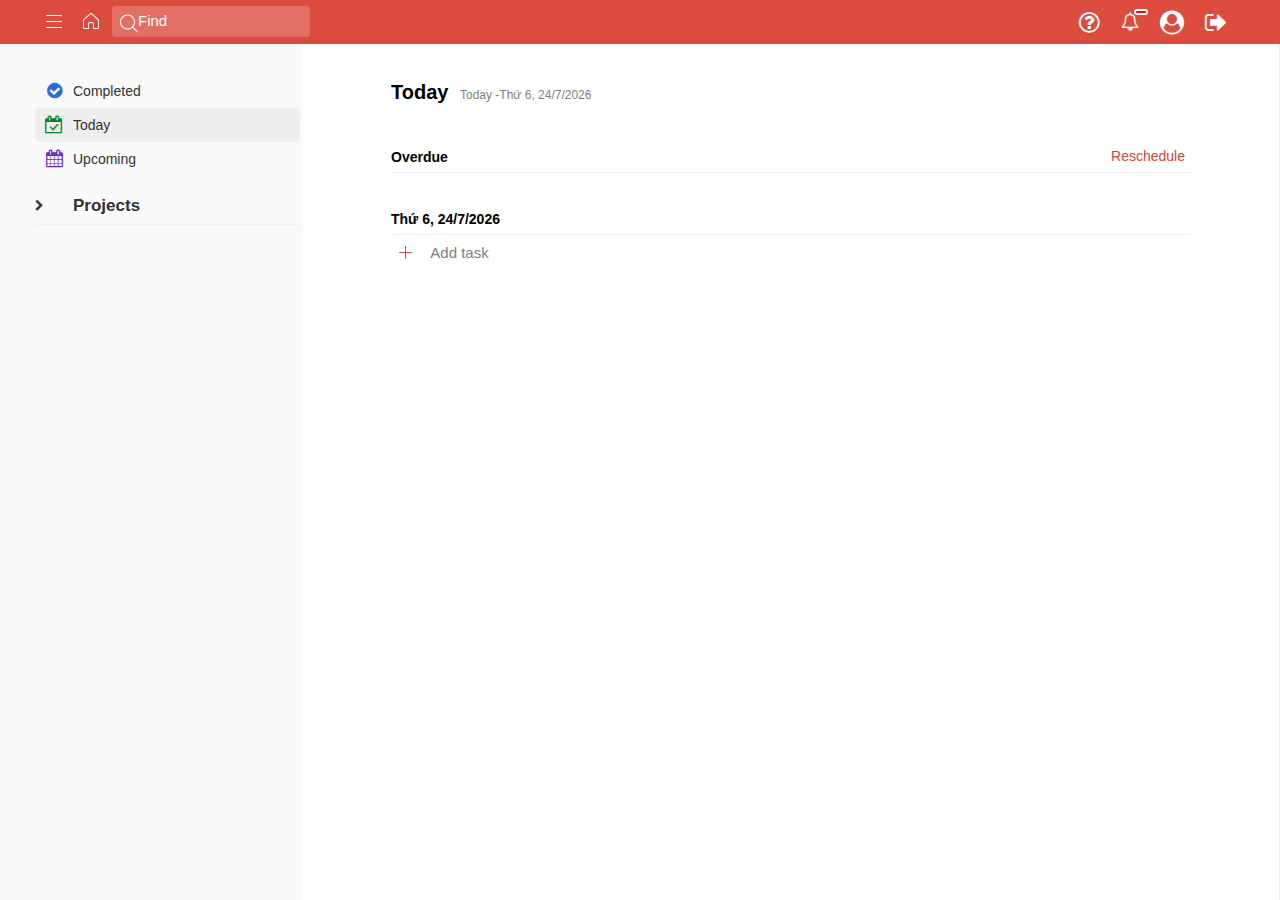
<file: frontend/index.html>
<!DOCTYPE html>
<html lang="en" class="left_menu_show">

<head>
    <meta charset="UTF-8">
    <meta http-equiv="X-UA-Compatible" content="IE=edge">
    <meta name="viewport" content="width=device-width, initial-scale=1.0">
    <title>Today</title>
    <link rel="stylesheet" href="css/todaytask.css">
    <link rel="stylesheet" href="https://www.w3schools.com/w3css/4/w3.css">
    <link rel="stylesheet" href="https://cdnjs.cloudflare.com/ajax/libs/font-awesome/4.7.0/css/font-awesome.min.css">
    <script src="js/todaytask.js"></script>
    <script src="js/sign_out.js"></script>
    <script src="js/blockAccess.js"></script>
    <link rel="manifest" href="manifest.json"/>
    <!-- ios support -->
    <link rel="apple-touch-icon" href="/img/todo-96x96.png">
    <meta name="apple-mobile-web-app-status-bar" content="#FFE1C4">
    <meta name="theme-color" content="#FFE1C4">
</head>

<script>blockAccess()</script>

<body style="box-sizing: content-box;">
<div id="todoist_app">
    <div id="page_background">
        <div id="top_bar">
            <div id="top_bar_inner" role="banner">
                <div class="left_control">
                    <button type="button" aria-label="Main menu" role="switch" aria-checked="true"
                            onclick="controlLeftMenu()" class="left_menu_toggle top_bar_btn"
                            data-reach-tooltip-trigger="">
                        <svg viewBox="0 0 24 24" class="close_icon" width="24"
                             height="24">
                            <path fill="currentColor" fill-rule="nonzero"
                                  d="M5.146 5.146a.5.5 0 0 1 .708 0L12 11.293l6.146-6.147a.5.5 0 0 1 .638-.057l.07.057a.5.5 0 0 1 0 .708L12.707 12l6.147 6.146a.5.5 0 0 1 .057.638l-.057.07a.5.5 0 0 1-.708 0L12 12.707l-6.146 6.147a.5.5 0 0 1-.638.057l-.07-.057a.5.5 0 0 1 0-.708L11.293 12 5.146 5.854a.5.5 0 0 1-.057-.638z">
                            </path>
                        </svg>
                        <svg class="menu_icon" width="24" height="24" viewBox="0 0 24 24">
                            <path fill="currentColor" fill-rule="evenodd"
                                  d="M4.5 5h15a.5.5 0 1 1 0 1h-15a.5.5 0 0 1 0-1zm0 6h15a.5.5 0 1 1 0 1h-15a.5.5 0 1 1 0-1zm0 6h15a.5.5 0 1 1 0 1h-15a.5.5 0 1 1 0-1z">
                            </path>
                        </svg>
                    </button>

                    <a href="index.html">
                        <button type="button" aria-label="Go to Home view" class="top_bar_btn"
                                data-reach-tooltip-trigger="">
                            <svg width="24" height="24" viewBox="0 0 24 24">
                                <path fill="currentColor"
                                      d="M12.527 3.075c.35.104.64.263 1.27.876L19.1 9.123c.374.364.49.505.601.678.11.174.185.351.232.552.042.178.062.34.066.742L20 17.718c0 .446-.046.607-.134.77a.906.906 0 01-.378.378c-.163.088-.324.134-.77.134H14v-4.718c0-.446-.046-.607-.134-.77a.906.906 0 00-.378-.378c-.142-.077-.284-.122-.616-.132L12.718 13h-1.436c-.446 0-.607.046-.77.134a.906.906 0 00-.378.378c-.077.142-.122.284-.132.616l-.002.154V19H5.282c-.446 0-.607-.046-.77-.134a.906.906 0 01-.378-.378c-.088-.163-.134-.324-.134-.77v-6.462c0-.522.02-.703.067-.903.047-.2.121-.378.232-.552l.077-.113c.098-.134.233-.282.524-.565l5.304-5.172c.629-.613.92-.772 1.269-.876a1.82 1.82 0 011.054 0zm-.286.958a.825.825 0 00-.482 0c-.18.054-.326.139-.63.418l-.227.216L5.598 9.84c-.3.293-.385.39-.456.5a.76.76 0 00-.102.242c-.026.112-.037.224-.04.531l.002 6.807.005.073.074.006L8.999 18 9 14.268l.003-.17c.013-.448.083-.749.249-1.058a1.9 1.9 0 01.788-.788c.306-.164.6-.234 1.043-.249l.199-.003h1.45l.17.003c.448.013.749.083 1.058.249.337.18.608.45.788.788.164.306.234.6.249 1.043l.003.199L14.999 18l3.92-.002.073-.006.006-.073.002-.2v-6.615l-.005-.218a1.494 1.494 0 00-.035-.305.747.747 0 00-.102-.242l-.059-.084a3.571 3.571 0 00-.294-.315l-5.407-5.273c-.425-.414-.604-.545-.798-.615l-.06-.019z">
                                </path>
                            </svg>
                        </button>
                    </a>

                    <div id="quick_find" data-testid="quick_find_container" style="width: 198px;">
                        <svg xmlns="http://www.w3.org/2000/svg" width="24" height="24" aria-hidden="true"
                             class="search_icon">
                            <path
                                    d="M10.5 3a7.5 7.5 0 015.645 12.438l4.709 4.708a.502.502 0 01-.708.708l-4.708-4.709A7.5 7.5 0 1110.5 3zm0 1a6.5 6.5 0 100 13 6.5 6.5 0 000-13z"
                                    fill="currentColor"></path>
                        </svg>
                        <input id="id-v33jcd" role="combobox" autocomplete="off" aria-expanded="false"
                               aria-autocomplete="none" class="quick_find__input" placeholder="Find"
                               aria-label="Quick find" list="list_results" onfocus="expandQuickFind()"
                               onblur="collapseQuickFind()">
                        <datalist id="list_results"></datalist>
                        <button class="close_icon" aria-label="Close Find">
                            <svg viewBox="0 0 24 24" class="" width="22" height="22" aria-hidden="true">
                                <path fill="currentColor" fill-rule="nonzero"
                                      d="M5.146 5.146a.5.5 0 0 1 .708 0L12 11.293l6.146-6.147a.5.5 0 0 1 .638-.057l.07.057a.5.5 0 0 1 0 .708L12.707 12l6.147 6.146a.5.5 0 0 1 .057.638l-.057.07a.5.5 0 0 1-.708 0L12 12.707l-6.146 6.147a.5.5 0 0 1-.638.057l-.07-.057a.5.5 0 0 1 0-.708L11.293 12 5.146 5.854a.5.5 0 0 1-.057-.638z">
                                </path>
                            </svg>
                        </button>
                        <button id="searchButton" onclick="forwardPage()"
                                style="visibility: hidden; display: none;">Search
                        </button>
                    </div>
                </div>

                <div aria-label="Menu" role="group" class="right_control">
                    <a href="./pages/about.html" style="text-decoration: none;">
                        <button type="button" id="help_btn" class="top_bar_btn" aria-label="about us">
                            <i class="fa fa-question-circle-o w3-xlarge"></i>
                        </button>
                    </a>

                    <button type="button" id="notification_btn" class="top_bar_btn" onclick="controlNotification()" aria-label="notification">
                        <i class="fa fa-bell-o w3-large"></i>
                        <span id="new_notifications" class="new_notifications"></span>
                    </button>

                    <button type="button" id="user_btn_detail" class="top_bar_btn" onclick="controlProfile()" aria-label="profile">
                        <i class="fa fa-user-circle w3-xlarge"></i>
                    </button>

                    <button type="button" id="signout_btn" class="top_bar_btn" onclick="sign_out()" aria-label="signout">
                        <i class="fa fa-sign-out w3-xlarge"></i>
                    </button>

                </div>
            </div>
        </div>

        <div id="app_holder">
            <div id="content_wrapper">
                <div id="holder_overlay" class="left_menu_overlay left_menu_overlay-exit-done"></div>
                <div id="left_menu" class="left_menu new_side_bar_design" style="width: 305px;">
                    <div id="list_holder" role="navigation" style="width: 265px;">
                        <ul id="top_filters" class="new_sidebar_design">
                            <li id="filter_inbox" class="filter" role="link">
                                <a href="pages/completed_task.html">
                                        <span aria-hidden="true" class="item_icon">
                                            <i class="fa fa-check-circle w3-large"></i>
                                        </span>
                                    <span class="item_content">Completed</span>
                                </a>
                            </li>
                            <li id="filter_today" class="filter current">
                                <a class="active" href="index.html" aria-current="page">
                                        <span aria-hidden="true" class="item_icon"><i
                                                class="fa fa-calendar-check-o w3-large"></i></span>
                                    <span class="item_content">Today</span>
                                </a>
                            </li>
                            <li id="filter_upcoming" class="filter">
                                <a href="pages/upcomingtask.html">
                                        <span class="item_icon" aria-hidden="true"><i
                                                class="fa fa-calendar w3-large"></i></span>
                                    <span class="item_content">Upcoming</span>
                                </a>
                            </li>
                        </ul>
                        <div class="sidebar_expansion_panel expansion_panel expansion_panel--expanded">
                            <div class="expansion_panel__header" style="top: auto;">
                                <button type="button" onclick="controlListProject()"
                                        data-track="navigation|projects_panel" aria-expanded="true"
                                        aria-label="Toggle list of Projects" class="expansion_panel__toggle">
                                    <div aria-hidden="true" class="expansion_panel__toggle_icon">
                                        <i id="ic_open_list_projects" class="fa fa-chevron-right w3-small"></i>
                                        <i id="ic_close_list_projects" style="display: none;"
                                           class="fa fa-chevron-down w3-small"></i>
                                    </div>
                                    Projects
                                </button>
                                <div class="expansion_panel__actions">
                                    <button type="button" id="btn_add_project" aria-label="add new project"
                                            class="adder_icon">
                                        <svg width="13" height="13">
                                            <path
                                                    d="M6 6V.5a.5.5 0 0 1 1 0V6h5.5a.5.5 0 1 1 0 1H7v5.5a.5.5 0 1 1-1 0V7H.5a.5.5 0 0 1 0-1H6z"
                                                    fill="currentColor" fill-rule="evenodd"></path>
                                        </svg>
                                    </button>
                                </div>
                            </div>
                            <div id="div_list_project" class="reactist collapse" style="min-height: 0px;">
                                <div class="collapse__wrapper">
                                    <div class="collapse__wrapper_inner">
                                        <ul id="projects_list" class="items generic_left_list">
                                        </ul>

                                        <div id="projects_list_manager" class="left_list_manager_holder">
                                            <div class="controller actions controller_history"
                                                 id="projects_archived_holder">
                                                <a id="show_archived_project" onclick="show_archived_project()"
                                                   style="display: flex;">Archived
                                                    projects
                                                </a>
                                                <a id="hide_archived_project" onclick="hide_archived_project()"
                                                   style="display: none;">Hide
                                                    Archived
                                                </a>
                                            </div>
                                            <ul id="projects_archived_list" class="items generic_left_list">
                                            </ul>
                                        </div>
                                    </div>
                                </div>
                            </div>
                        </div>
                    </div>
                </div>

                <main id="content" class="main_contents" style="margin-left: 303px;">
                    <div id="editor">
                        <div id="agenda_view" class="today_view">

                            <header id="headerView" class="view_header large_margin_bottom has_children">
                                <div class="view_header__content">
                                    <h1 style="display: inline;">
                                        <span>Today</span>
                                        <small>
                                            <p id="dateOfToday" style="display: inline;"></p>
                                        </small>
                                    </h1>
                                </div>

                            </header>

                            <div class="view_content">

                                <div class="section" role="group">
                                    <header id="section-header-0">
                                        <h2><span>Overdue</span></h2>
                                        <div>
                                            <button id="btn-reschedue-all" type="button" aria-expanded="false"
                                                    class="reschedule_menu__button"
                                                    onclick="openDatePickerReschedueOverDue()">Reschedule
                                            </button>
                                            <input id="input-reschedue-all"
                                                   style="display: none; border: none; outline: none; cursor: pointer; color: red; width: 135px;"
                                                   type="date" onchange="reschedueAllTask(this.value)"/>
                                            <button id="close-reschedue-all" type="button"
                                                    style="color: black; display: none;" class="reschedule_menu__button"
                                                    onclick="closeDatePickerReschedue()">X
                                            </button>
                                        </div>
                                    </header>

                                    <div class="list_holder">
                                        <ul class="items" data-day-list-id="overdue" id="overdue1"></ul>
                                    </div>
                                </div>

                                <div class="section" role="group">
                                    <header id="section-header-1">
                                        <h2 id="taskInToday1">
                                            <script>
                                                document.getElementById("dateOfToday").innerHTML = "Today -" + getToday();
                                                document.getElementById("taskInToday1").innerHTML = getToday();
                                            </script>
                                        </h2>


                                    </header>

                                    <div id="list_holder">
                                        <ul id="list_task_today" class="items" data-day-list-id="today">
                                            <div id="today1">
                                            </div>

                                            <li id="controller-actions" class="controller actions">
                                                <button class="plus_add_button" onclick="openManagerNewTask()">
                                                        <span class="icon_add" aria-hidden="true"><svg width="13"
                                                                                                       height="13">
                                                                <path
                                                                        d="M6 6V.5a.5.5 0 0 1 1 0V6h5.5a.5.5 0 1 1 0 1H7v5.5a.5.5 0 1 1-1 0V7H.5a.5.5 0 0 1 0-1H6z"
                                                                        fill="currentColor" fill-rule="evenodd"></path>
                                                            </svg></span>
                                                    Add task
                                                </button>

                                            </li>
                                            <li id="manger-new-task" class="manager" style="display: none;">
                                                <form id="new-task" class="focus-marker-enabled-within">
                                                    <div class="task_editor__editing_area">
                                                        <div class="task_editor__input_fields">
                                                            <div class="task_editor__content_field">
                                                                <input type="text" name="input-task-content"
                                                                       placeholder="do somthing" id="contentOfNewTask">
                                                            </div>
                                                        </div>

                                                        <div class="task_editor__extra_fields">
                                                            <div class="task_editor__extra_fields__pills">
                                                                <button id="btn_addTime" onclick="addTimeToday()"
                                                                        type="button" style="color: blue;">
                                                                    <i class="fa fa-clock-o w3-small"></i>
                                                                    <p>Add time</p>
                                                                </button>
                                                                <input id="input_addTime" type="time"
                                                                       style="display: none;">
                                                                <button id="btn_closeAddTime"
                                                                        onclick="closeAddTimeToday()" type="button"
                                                                        style="border: none; display: none;">x
                                                                </button>
                                                            </div>
                                                        </div>
                                                    </div>
                                                    <div class="task_editor__form_actions">
                                                        <button id="addTaskBut" type="button" class="add_task_btn"
                                                                aria-disabled="true"
                                                                onclick="addTask(getDateToday() + ' ' + document.getElementById('input_addTime').value, document.getElementById('contentOfNewTask').value)">
                                                            Add task
                                                        </button>
                                                        <button type="button" class="cancel_btn"
                                                                onclick="closeManagerNewTask()"> Cancel
                                                        </button>
                                                    </div>
                                                </form>
                                            </li>
                                        </ul>
                                    </div>
                                </div>

                            </div>
                        </div>

                        <div id="offline_box" class="offline_box" style="display: none;">
                            <p class="username">You are offline  <i class="fa fa-toggle-off w3-xlarge"></i></p>
                        </div>

                        <div id="notification_box" class="notification_box" style="display: none;">
                            <p>Notification</p>
                            <ul id="list_notifications">
                            </ul>
                        </div>

                        <div id="profile_box" class="profile_box" style="display: none;">
                            <p class="username" id="username"></p>
                            <p class="account_action" onclick="sign_out()">Sign out</p>
                        </div>
                    </div>

                </main>

            </div>

        </div>

    </div>
</div>
</div>

<div id="addProjectModal" class="modal">
    <div class="modal-content">
        <div class="modal-header">
            <span id="btn_close_add_project_modal" class="modal_close">&times;</span>
            <p>Add project</p>
        </div>
        <div class="modal-body">
            <p>Name</p>
            <input type="text" id="new_project_name" autocomplete="off">
        </div>
        <div class="modal-footer">
            <button type="button" id="btn_add_new_project" class="btn_add_project">Add</button>
        </div>
    </div>
</div>

<script src="js/list_project_control.js"></script>
<script src="js/notification_control.js"></script>
<script src="js/topbtn_control.js"></script>
<script src="js/register-sw.js"></script>
<script>
    let deleteTaskQueue = []
    let addTaskQueue = []
    let projectQueue = []

    window.addEventListener('load', () => {
        if (navigator.onLine) {
            document.getElementById('offline_box').style.display = 'none'
        } else {
            document.getElementById('offline_box').style.display = 'block'
        }

        let status = navigator.onLine
        console.log('status', status)
        if (status) {
            getTask()
            getProjectFromDB();
        } else {
            getTaskOffline() // get task from indexedDB
            getProjectFromIndexedDB();
        }

        window.addEventListener('offline', () => {
            document.getElementById('offline_box').style.display = 'block'

            let temp = document.getElementsByClassName('a')
                for (let i = 0; i < temp.length; i++) {
                    temp[i].href = '/todo/frontend/pages/fallback.html'
                }
        })

        window.addEventListener('online', () => {
            document.getElementById('offline_box').style.display = 'none'

            if (deleteTaskQueue.length !== 0) {
                deleteTaskQueue.forEach(async (task) => {
                    console.log('delete a task', task)
                    await fetchDeleteTask(task)
                })
            }

            if (addTaskQueue.length !== 0) {
                addTaskQueue.forEach(async task => {
                    console.log('add a task')
                    await fetchAddTask(task.deadline, task.content, task.taskID)
                })
            }

            if (projectQueue.length !== 0) {
                projectQueue.forEach(async project => {
                    console.log('add a project')
                    await fetchProject(project.projectID, project.projectName)
                })
            }

            if (completedQueue.length !== 0) {
                completedQueue.forEach(async task => {
                    console.log('completed a task')
                    await fetchCompleteTask(task)
                })
            }

        })
    })
</script>
</body>

</html>
</file>
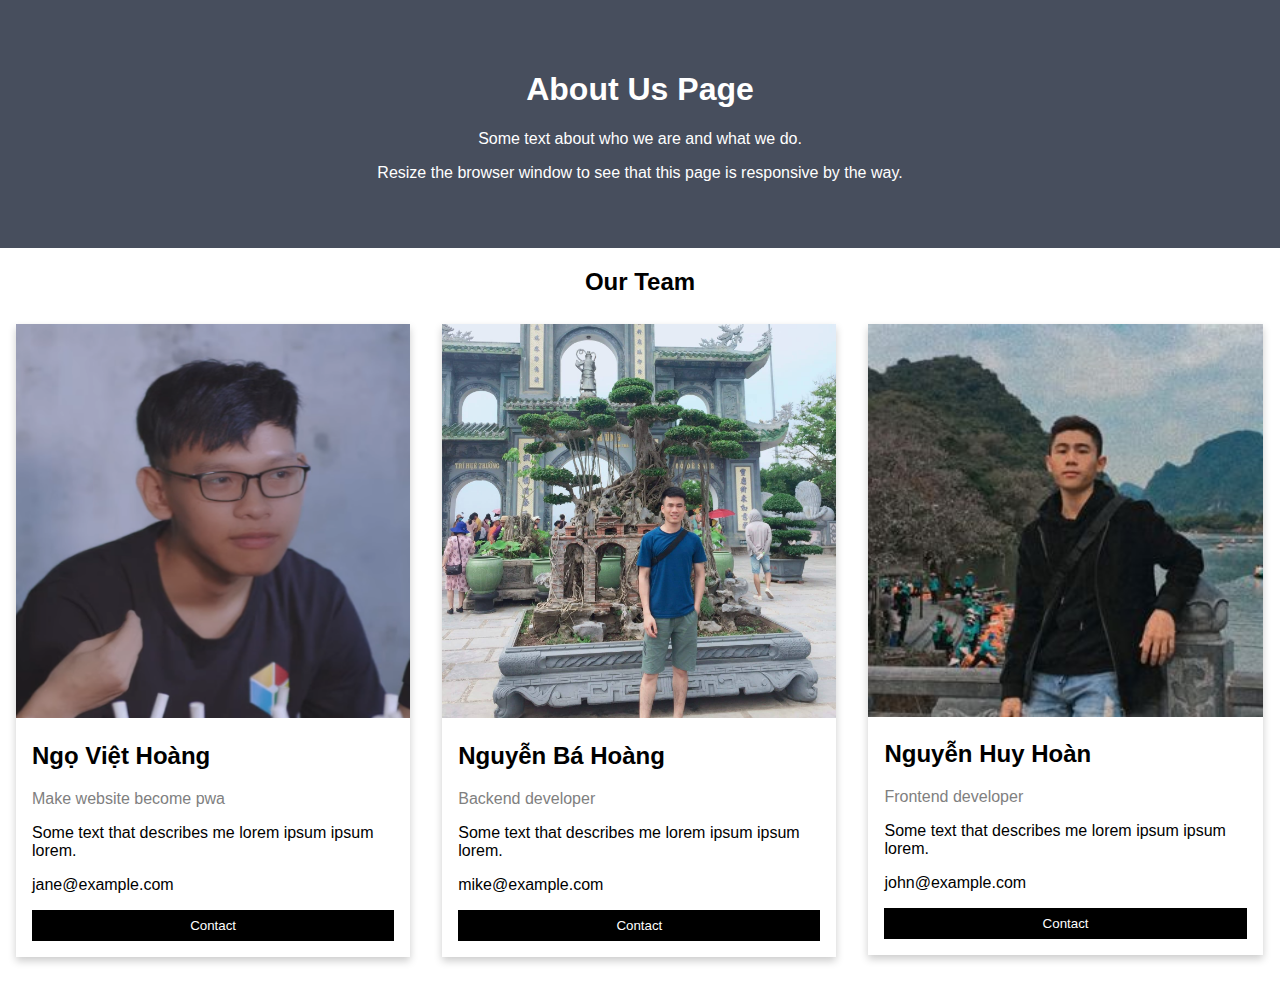
<file: frontend/pages/about.html>
<!DOCTYPE html>
<html>
<head>
    <meta name="viewport" content="width=device-width, initial-scale=1">
    <META HTTP-EQUIV="Content-Type" CONTENT="text/html; charset=UTF-8">
    <META HTTP-EQUIV="Content-Type" CONTENT="text/html; charset=windows-1252">
    <META HTTP-EQUIV="Content-language" CONTENT="vi">
    <style>
        body {
            font-family: Arial, Helvetica, sans-serif;
            margin: 0;
        }

        html {
            box-sizing: border-box;
        }

        *, *:before, *:after {
            box-sizing: inherit;
        }

        .column {
            float: left;
            width: 33.3%;
            margin-bottom: 16px;
            padding: 0 8px;
        }

        .card {
            box-shadow: 0 4px 8px 0 rgba(0, 0, 0, 0.2);
            margin: 8px;
        }

        .about-section {
            padding: 50px;
            text-align: center;
            background-color: #474e5d;
            color: white;
        }

        .container {
            padding: 0 16px;
        }

        .container::after, .row::after {
            content: "";
            clear: both;
            display: table;
        }

        .title {
            color: grey;
        }

        .button {
            border: none;
            outline: 0;
            display: inline-block;
            padding: 8px;
            color: white;
            background-color: #000;
            text-align: center;
            cursor: pointer;
            width: 100%;
        }

        .button:hover {
            background-color: #555;
        }

        @media screen and (max-width: 650px) {
            .column {
                width: 100%;
                display: block;
            }
        }
    </style>
</head>
<body>

<div class="about-section">
    <h1>About Us Page</h1>
    <p>Some text about who we are and what we do.</p>
    <p>Resize the browser window to see that this page is responsive by the way.</p>
</div>

<h2 style="text-align:center">Our Team</h2>
<div class="row">
    <div class="column">
        <div class="card">
            <img src="../img/hoang1.png" alt="Jane" style="width:100%">
            <div class="container">
                <h2>Ngọ Việt Hoàng</h2>
                <p class="title">Make website become pwa</p>
                <p>Some text that describes me lorem ipsum ipsum lorem.</p>
                <p>jane@example.com</p>
                <p><button class="button">Contact</button></p>
            </div>
        </div>
    </div>

    <div class="column">
        <div class="card">
            <img src="../img/hoang2.jpg" alt="Mike" style="width:100%">
            <div class="container">
                <h2>Nguyễn Bá Hoàng</h2>
                <p class="title">Backend developer</p>
                <p>Some text that describes me lorem ipsum ipsum lorem.</p>
                <p>mike@example.com</p>
                <p><button class="button">Contact</button></p>
            </div>
        </div>
    </div>

    <div class="column">
        <div class="card">
            <img src="../img/hoan.jpg" alt="John" style="width:100%">
            <div class="container">
                <h2>Nguyễn Huy Hoàn</h2>
                <p class="title">Frontend developer</p>
                <p>Some text that describes me lorem ipsum ipsum lorem.</p>
                <p>john@example.com</p>
                <p><button class="button">Contact</button></p>
            </div>
        </div>
    </div>
</div>

</body>
</html>
</file>
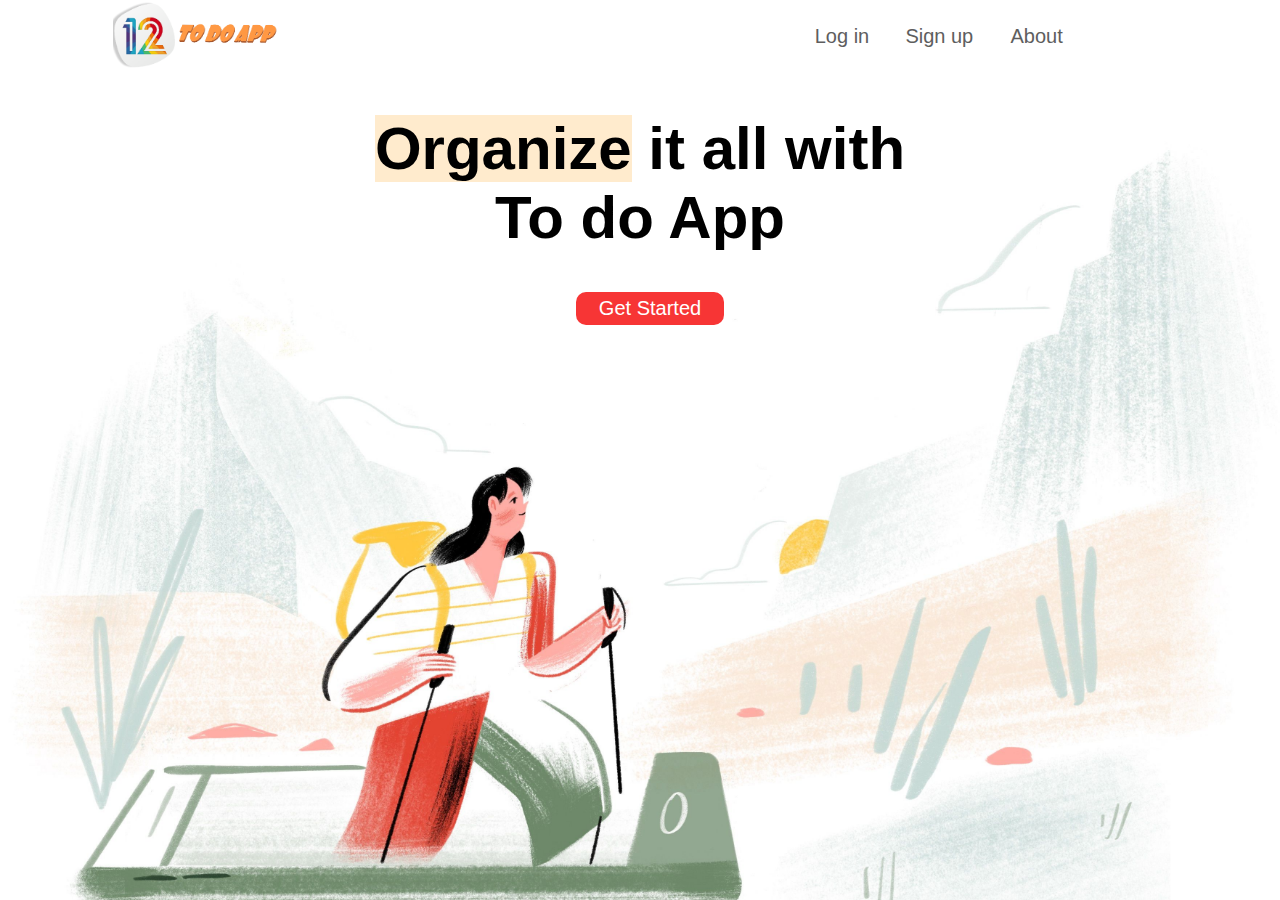
<file: frontend/pages/homepage.html>
<!DOCTYPE html>
<html lang="en">
<head>
    <meta charset="UTF-8">
    <meta http-equiv="X-UA-Compatible" content="IE=edge">
    <meta name="viewport" content="width=device-width, initial-scale=1.0">
    <title>To do App: Ez life</title>
    <link rel="stylesheet" href="../css/homepage.css">
    <script src='../js/blockAccess.js'></script>
</head>

<script>blockAccess1()</script>

<body>
    <header class="header">
        <div class="bar1">
            <a href="homepage.html" class="home"><img src="../img/logo.png" class="logo" alt="logo"></a>
        </div>
        <div class="bar2">
            <a href="login.html" class="link" id="login">Log in</a>
            <a href="signup.html" class="link" id="signup">Sign up</a>
            <a href="" class="link" id="about">About</a>
        </div>
    </header>
    <main>
        <div>
            <h1><span style="background-color: blanchedalmond;">Organize</span> it all with<br>To do App</h1>
            <a href="signup.html" class="started">Get Started</a>
        </div>
    </main>
</body>
</html>
</file>
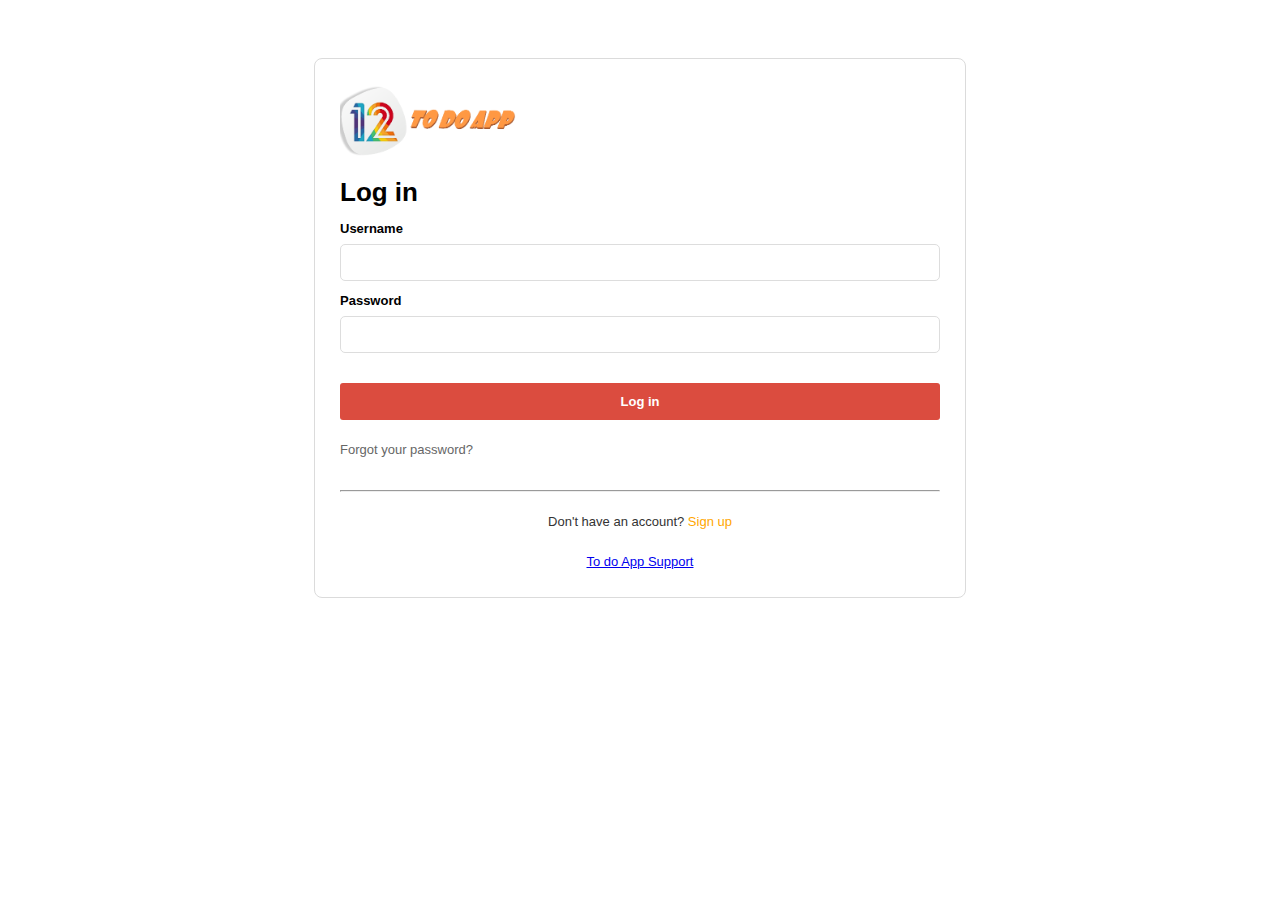
<file: frontend/pages/login.html>
<!DOCTYPE html>
<html lang="en">
<head>
    <meta charset="UTF-8">
    <meta http-equiv="X-UA-Compatible" content="IE=edge">
    <meta name="viewport" content="width=device-width, initial-scale=1.0">
    <title>Login</title>
    <link rel="stylesheet" href="../css/login.css">
    <link rel="icon" href="../img/ico.png" type="image/gif">
    <script src='../js/check_Login_Signup.js'></script>
    <script src='../js/blockAccess.js'></script>
</head>

<script>blockAccess1()</script>

<body>
    <main role="main" class="page">
        <div class="page__frame">
            <div class="page__logo">
                <a href="/" aria-label="Todoist Homepage"><img src="../img/logo.png" alt="Logo" class="logo"></a>
            </div>
            <div class="page_content">
                <div class="login_signup_form">
                    <h1>Log in</h1>
                    <form method="post" id="login_form" onsubmit="check(event, 1)">
                        <div class="field">
                            <label class="label" for="username">Username</label>
                            <input type="text" name="username" id="username" class="input" required>
                        </div>
                        <div class="field">
                            <label class="label" for="password">Password</label>
                            <input type="password" name="password" id="password" class="input" required>
                        </div>
                        <p id="notification"></p>
                        <button type="submit" class="submit" name="submit" id="submit">Log in</button>
                    </form>
                    <div class="field">
                        <a href="" class="forgot_pw">Forgot your password?</a>
                    </div>
                </div>
            </div>
            <hr id="hr1">
            <div class="middle">Don't have an account? <a href="signup.html" class="link_signup">Sign up</a></div>
            <div class="middle"><a href="/">To do App Support</a></div>
        </div>
    </main>
    <script>
        window.API_URL = 'http://localhost/todo/backend/api';
    </script>
</body>

</html>
</file>
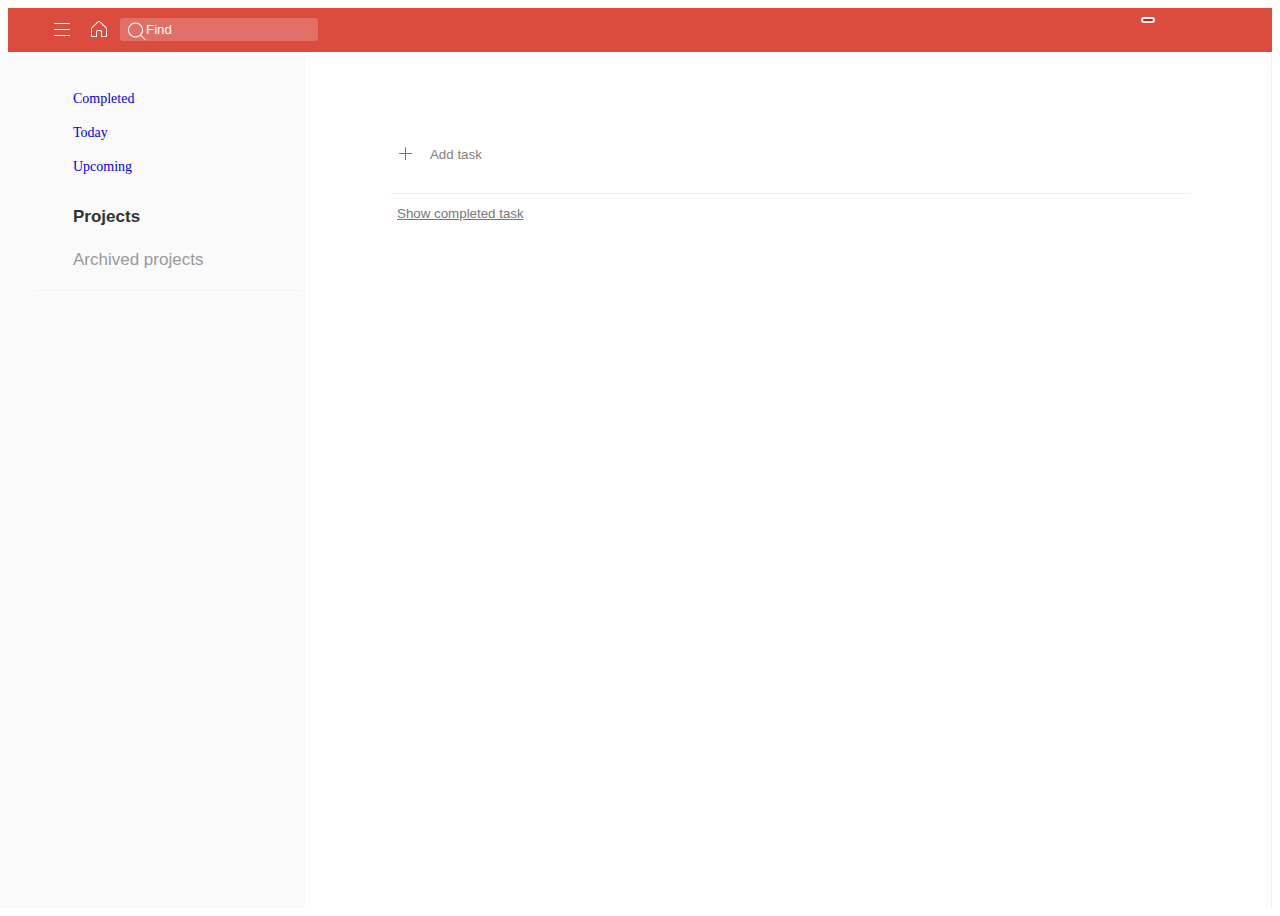
<file: frontend/pages/project.html>
<!DOCTYPE html>
<html lang="en" class="left_menu_show">

<head>
    <meta charset="UTF-8">
    <meta http-equiv="X-UA-Compatible" content="IE=edge">
    <meta name="viewport" content="width=device-width, initial-scale=1.0">
    <title>Project</title>
    <link rel="stylesheet" href="../css/todaytask.css">
    <link rel="stylesheet" href="../css/upcoming.css">
    <link rel="stylesheet" href="../css/completed_task.css">
    <link rel="stylesheet" href="https://www.w3schools.com/w3css/4/w3.css">
    <link rel="stylesheet" href="https://cdnjs.cloudflare.com/ajax/libs/font-awesome/4.7.0/css/font-awesome.min.css">
    <script src="https://code.jquery.com/jquery-1.12.4.js"></script>
    <script src="../js/sign_out.js"></script>
    <script src="https://code.jquery.com/ui/1.12.1/jquery-ui.js"></script>
    <script src="../js/todaytask.js"></script>
    <script src="../js/blockAccess.js"></script>

    <link rel="manifest" href="../manifest.json" />
</head>

<script>blockAccess()</script>

<body style="box-sizing: content-box;">
    <div id="todoist_app">
        <div id="page_background">
            <div id="top_bar">
                <div id="top_bar_inner" role="banner">
                    <div class="left_control">
                        <button type="button" aria-label="Main menu" role="switch" aria-checked="true"
                            onclick="controlLeftMenu()" class="left_menu_toggle top_bar_btn"
                            data-reach-tooltip-trigger="">
                            <svg viewBox="0 0 24 24" class="close_icon" width="24" height="24">
                                <path fill="currentColor" fill-rule="nonzero"
                                    d="M5.146 5.146a.5.5 0 0 1 .708 0L12 11.293l6.146-6.147a.5.5 0 0 1 .638-.057l.07.057a.5.5 0 0 1 0 .708L12.707 12l6.147 6.146a.5.5 0 0 1 .057.638l-.057.07a.5.5 0 0 1-.708 0L12 12.707l-6.146 6.147a.5.5 0 0 1-.638.057l-.07-.057a.5.5 0 0 1 0-.708L11.293 12 5.146 5.854a.5.5 0 0 1-.057-.638z">
                                </path>
                            </svg>
                            <svg class="menu_icon" width="24" height="24" viewBox="0 0 24 24">
                                <path fill="currentColor" fill-rule="evenodd"
                                    d="M4.5 5h15a.5.5 0 1 1 0 1h-15a.5.5 0 0 1 0-1zm0 6h15a.5.5 0 1 1 0 1h-15a.5.5 0 1 1 0-1zm0 6h15a.5.5 0 1 1 0 1h-15a.5.5 0 1 1 0-1z">
                                </path>
                            </svg>
                        </button>

                        <a href="../index.html"><button type="button" aria-label="Go to Home view" class="top_bar_btn"
                                data-reach-tooltip-trigger="">
                                <svg width="24" height="24" viewBox="0 0 24 24">
                                    <path fill="currentColor"
                                        d="M12.527 3.075c.35.104.64.263 1.27.876L19.1 9.123c.374.364.49.505.601.678.11.174.185.351.232.552.042.178.062.34.066.742L20 17.718c0 .446-.046.607-.134.77a.906.906 0 01-.378.378c-.163.088-.324.134-.77.134H14v-4.718c0-.446-.046-.607-.134-.77a.906.906 0 00-.378-.378c-.142-.077-.284-.122-.616-.132L12.718 13h-1.436c-.446 0-.607.046-.77.134a.906.906 0 00-.378.378c-.077.142-.122.284-.132.616l-.002.154V19H5.282c-.446 0-.607-.046-.77-.134a.906.906 0 01-.378-.378c-.088-.163-.134-.324-.134-.77v-6.462c0-.522.02-.703.067-.903.047-.2.121-.378.232-.552l.077-.113c.098-.134.233-.282.524-.565l5.304-5.172c.629-.613.92-.772 1.269-.876a1.82 1.82 0 011.054 0zm-.286.958a.825.825 0 00-.482 0c-.18.054-.326.139-.63.418l-.227.216L5.598 9.84c-.3.293-.385.39-.456.5a.76.76 0 00-.102.242c-.026.112-.037.224-.04.531l.002 6.807.005.073.074.006L8.999 18 9 14.268l.003-.17c.013-.448.083-.749.249-1.058a1.9 1.9 0 01.788-.788c.306-.164.6-.234 1.043-.249l.199-.003h1.45l.17.003c.448.013.749.083 1.058.249.337.18.608.45.788.788.164.306.234.6.249 1.043l.003.199L14.999 18l3.92-.002.073-.006.006-.073.002-.2v-6.615l-.005-.218a1.494 1.494 0 00-.035-.305.747.747 0 00-.102-.242l-.059-.084a3.571 3.571 0 00-.294-.315l-5.407-5.273c-.425-.414-.604-.545-.798-.615l-.06-.019z">
                                    </path>
                                </svg>
                            </button>
                        </a>

                        <div id="quick_find" data-testid="quick_find_container" style="width: 198px;">
                            <svg xmlns="http://www.w3.org/2000/svg" width="24" height="24" aria-hidden="true"
                                class="search_icon">
                                <path
                                    d="M10.5 3a7.5 7.5 0 015.645 12.438l4.709 4.708a.502.502 0 01-.708.708l-4.708-4.709A7.5 7.5 0 1110.5 3zm0 1a6.5 6.5 0 100 13 6.5 6.5 0 000-13z"
                                    fill="currentColor"></path>
                            </svg>
                            <input id="id-v33jcd" role="combobox" autocomplete="off" aria-expanded="false"
                                aria-autocomplete="none" class="quick_find__input" placeholder="Find"
                                aria-label="Quick find" list="list_results" onfocus="expandQuickFind()"
                                onblur="collapseQuickFind()">
                            <datalist id="list_results"></datalist>
                            <button class="close_icon" aria-label="Close Find">
                                <svg viewBox="0 0 24 24" class="" width="22" height="22" aria-hidden="true">
                                    <path fill="currentColor" fill-rule="nonzero"
                                        d="M5.146 5.146a.5.5 0 0 1 .708 0L12 11.293l6.146-6.147a.5.5 0 0 1 .638-.057l.07.057a.5.5 0 0 1 0 .708L12.707 12l6.147 6.146a.5.5 0 0 1 .057.638l-.057.07a.5.5 0 0 1-.708 0L12 12.707l-6.146 6.147a.5.5 0 0 1-.638.057l-.07-.057a.5.5 0 0 1 0-.708L11.293 12 5.146 5.854a.5.5 0 0 1-.057-.638z">
                                    </path>
                                </svg>
                            </button>
                            <button id="searchButton" onclick="forwardPage()"
                                style="visibility: hidden; display: none;">Search</button>
                        </div>
                    </div>

                    <div aria-label="Menu" role="group" class="right_control">
                        <a href="./pages/about.html" style="text-decoration: none;">
                            <button type="button" id="help_btn" class="top_bar_btn" aria-label="about us">
                                <i class="fa fa-question-circle-o w3-xlarge"></i>
                            </button>
                        </a>

                        <button type="button" id="notification_btn" class="top_bar_btn" onclick="controlNotification()" aria-label="notification">
                            <i class="fa fa-bell-o w3-large"></i>
                            <span id="new_notifications" class="new_notifications"></span>
                        </button>

                        <button type="button" id="user_btn_detail" class="top_bar_btn" onclick="controlProfile()" aria-label="profile">
                            <i class="fa fa-user-circle w3-xlarge"></i>
                        </button>

                        <button type="button" id="signout_btn" class="top_bar_btn" onclick="sign_out()" aria-label="signout">
                            <i class="fa fa-sign-out w3-xlarge"></i>
                        </button>

                    </div>
                </div>
            </div>

            <div id="app_holder">
                <div id="content_wrapper">
                    <div id="holder_overlay" class="left_menu_overlay left_menu_overlay-exit-done"></div>
                    <div id="left_menu" class="left_menu new_side_bar_design" style="width: 305px;">
                        <div id="list_holder" role="navigation" style="width: 265px;">
                            <ul id="top_filters" class="new_sidebar_design">
                                <li id="filter_inbox" class="filter" role="link">
                                    <a href="completed_task.html">
                                        <span aria-hidden="true" class="item_icon">
                                            <i class="fa fa-check-circle w3-large"></i>
                                        </span>
                                        <span class="item_content">Completed</span>
                                    </a>
                                </li>
                                <li id="filter_today" class="filter">
                                    <a href="../index.html" aria-current="page">
                                        <span aria-hidden="true" class="item_icon"><i
                                                class="fa fa-calendar-check-o w3-large"></i></span>
                                        <span class="item_content">Today</span>
                                    </a>
                                </li>
                                <li id="filter_upcoming" class="filter">
                                    <a href="upcomingtask.html">
                                        <span class="item_icon" aria-hidden="true"><i
                                                class="fa fa-calendar w3-large"></i></span>
                                        <span class="item_content">Upcoming</span>
                                    </a>
                                </li>
                            </ul>
                            <div class="sidebar_expansion_panel expansion_panel expansion_panel--expanded">
                                <div class="expansion_panel__header" style="top: auto;">
                                    <button type="button" onclick="controlListProject()"
                                        data-track="navigation|projects_panel" aria-expanded="true"
                                        aria-label="Toggle list of Projects" class="expansion_panel__toggle">
                                        <div aria-hidden="true" class="expansion_panel__toggle_icon">
                                            <i id="ic_open_list_projects" class="fa fa-chevron-right w3-small"></i>
                                            <i id="ic_close_list_projects" style="display: none;"
                                                class="fa fa-chevron-down w3-small"></i>
                                        </div>
                                        Projects
                                    </button>
                                    <div class="expansion_panel__actions"><button type="button" id="btn_add_project"
                                            class="adder_icon"><svg width="13" height="13">
                                                <path
                                                    d="M6 6V.5a.5.5 0 0 1 1 0V6h5.5a.5.5 0 1 1 0 1H7v5.5a.5.5 0 1 1-1 0V7H.5a.5.5 0 0 1 0-1H6z"
                                                    fill="currentColor" fill-rule="evenodd"></path>
                                            </svg></button></div>
                                </div>
                                <div id="div_list_project" class="reactist collapse" style="min-height: 0px;">
                                    <div class="collapse__wrapper">
                                        <div class="collapse__wrapper_inner">
                                            <ul id="projects_list" class="items generic_left_list">
                                            </ul>

                                            <div id="projects_list_manager" class="left_list_manager_holder">
                                                <div class="controller actions controller_history"
                                                    id="projects_archived_holder">
                                                    <a id="show_archived_project" onclick="show_archived_project()"
                                                        style="display: flex;">Archived
                                                        projects
                                                    </a>
                                                    <a id="hide_archived_project" onclick="hide_archived_project()"
                                                        style="display: none;">Hide
                                                        Archived
                                                    </a>
                                                </div>
                                                <ul id="projects_archived_list" class="items generic_left_list">
                                                </ul>
                                            </div>
                                        </div>
                                    </div>
                                </div>
                            </div>
                        </div>
                    </div>

                    <main id="content" class="main_contents" style="margin-left: 303px;">
                        <div id="editor">

                            <div id="agenda_view" class="today_view">

                                <header id="headerView" class="view_header large_margin_bottom has_children">
                                    <div class="view_header__content">
                                        <h1 id="project_name"></h1>
                                        <input id="project_name_edit" type="text" style="display: none;">
                                        <div class="view_header__actions">
                                            <button id="btn_edit_project" type="button" onclick="edit_project()"><i
                                                    class="fa fa-edit w3-large"></i></button>
                                            <button id="btn_share_project" type="button"><i
                                                    class="fa fa-user-plus w3-large"></i></button>
                                            <button id="btn_archive_project" type="button"><i
                                                    class="fa fa-archive w3-large"></i></button>
                                            <button id="btn_leave_project" type="button"><i
                                                    class="fa fa-sign-out w3-large"></i></button>
                                            <button id="btn_delete_project" type="button"><i
                                                    class="fa fa-trash w3-large"></i></button>
                                        </div>
                                    </div>

                                </header>


                                <div class="view_content" id="list-date-todo">
                                    <div class="section" role="group">
                                        <div id="list_holder">
                                            <ul id="list_task_project" class="items">
                                                <div id="project_task">

                                                </div>
                                                <li id="controller-actions" class="controller actions">
                                                    <button class="plus_add_button" onclick="openManagerNewTask()">
                                                        <span class="icon_add" aria-hidden="true"><svg width="13"
                                                                height="13">
                                                                <path
                                                                    d="M6 6V.5a.5.5 0 0 1 1 0V6h5.5a.5.5 0 1 1 0 1H7v5.5a.5.5 0 1 1-1 0V7H.5a.5.5 0 0 1 0-1H6z"
                                                                    fill="currentColor" fill-rule="evenodd"></path>
                                                            </svg></span>
                                                        Add task
                                                    </button>

                                                </li>
                                                <li id="manger-new-task" class="manager" style="display: none;">
                                                    <form id="new-task" class="focus-marker-enabled-within">
                                                        <div class="task_editor__editing_area">
                                                            <div class="task_editor__input_fields">
                                                                <div class="task_editor__content_field">
                                                                    <input type="text" id="contentOfNewTask"
                                                                        name="input-task-content"
                                                                        placeholder="do somthing">
                                                                </div>
                                                            </div>

                                                            <div class="task_editor__extra_fields">
                                                                <div class="task_editor__extra_fields__pills">
                                                                    <input id="deadline_task_project" type="date">
                                                                    <button id="btn_addTime" onclick="addTimeToday()"
                                                                        type="button" style="color: blue;">
                                                                        <i class="fa fa-clock-o w3-small"></i>
                                                                        <p>Add time</p>
                                                                    </button>
                                                                    <input id="input_addTime" type="time"
                                                                        style="display: none;" />
                                                                    <button id="btn_closeAddTime"
                                                                        onclick="closeAddTimeToday()" type="button"
                                                                        style="border: none; display: none;">x</button>
                                                                </div>
                                                            </div>
                                                        </div>
                                                        <div class="task_editor__form_actions">
                                                            <button type="button" class="add_task_btn"
                                                                aria-disabled="true"
                                                                onclick="addTaskProject(document.getElementById('deadline_task_project').value + ' ' + document.getElementById('input_addTime').value, document.getElementById('contentOfNewTask').value, url.searchParams.get('projectId'))">Add
                                                                task</button>
                                                            <button type="button" class="cancel_btn"
                                                                onclick="closeManagerNewTask()"> Cancel </button>
                                                        </div>
                                                    </form>
                                                </li>
                                            </ul>

                                            <ul id="list_task_completed_project" class="items">
                                                <li
                                                    style="border-top: 1px solid #f0f0f0; margin-top:  10px; padding-top: 10px;">
                                                    <button id="btn_show_completed_task" type="button"
                                                        onclick="showCompletedTask()">Show completed task</button>
                                                </li>
                                                <div id="list_task_completed_project__content" style="display: none;">

                                                </div>
                                            </ul>
                                        </div>
                                    </div>

                                </div>
                            </div>

                            <div id="notification_box" class="notification_box" style="display: none;">
                                <p>Notification</p>
                                <ul id="list_notifications">
                                </ul>
                            </div>

                            <div id="profile_box" class="profile_box" style="display: none;">
                                <p class="username" id="username"></p>
                                <p class="account_action" onclick="sign_out()">Sign out</p>
                            </div>

                        </div>

                    </main>

                </div>

            </div>

        </div>
    </div>

    <div id="addProjectModal" class="modal">
        <div class="modal-content">
            <div class="modal-header">
                <span id="btn_close_add_project_modal" class="modal_close">&times;</span>
                <p>Add project</p>
            </div>
            <div class="modal-body">
                <p>Name</p>
                <input type="text" id="new_project_name" autocomplete="off">
            </div>
            <div class="modal-footer">
                <button type="button" id="btn_add_new_project" class="btn_add_project">Add</button>
            </div>
        </div>
    </div>

    <div id="shareProjectModal" class="modal">
        <div class="modal-content">
            <div class="modal-header">
                <span id="btn_close_invite" class="modal_close">&times;</span>
                <p>Invite Person</p>
            </div>
            <div class="modal-body">
                <p>Name</p>
                <input type="text" id="person_name" list="list_users" autocomplete="off">
                <datalist id="list_users">
                </datalist>
            </div>
            <div class="modal-footer">
                <button type="button" id="btn_invite" class="btn_add_project">Invite</button>
            </div>
        </div>
    </div>

    <div id="deleteProjectModal" class="modal">
        <div class="modal-content">
            <div class="modal-header">
                <span id="btn_close_delete" class="modal_close">&times;</span>
                <p>Confirm</p>
            </div>
            <div class="modal-body">
                <p style="color: gray">Are you sure want to delete <span id="confirm_delete_project_name"
                        style="font-weight: bold; font-size: larger; text-decoration: underline; color: black;"></span>
                    ?</p>
            </div>
            <div class="modal-footer">
                <button type="button" id="btn_confirm_delete_project" class="btn_delete_project">Delete</button>
            </div>
        </div>
    </div>

    <div id="leaveProjectModal" class="modal">
        <div class="modal-content">
            <div class="modal-header">
                <span id="btn_close_leave" class="modal_close">&times;</span>
                <p>Confirm</p>
            </div>
            <div class="modal-body">
                <p style="color: gray">Are you sure want to leave the project ?</p>
            </div>
            <div class="modal-footer">
                <button type="button" id="btn_confirm_leave_project" class="btn_delete_project">Leave</button>
            </div>
        </div>
    </div>
</body>

<script src="../js/upcoming.js"></script>
<script src="../js/project.js"></script>
<script src="../js/notification_control.js"></script>
<script src="../js/list_project_control.js"></script>
<script src="../js/topbtn_control.js"></script>
<script src="../js/register-sw.js"></script>

<script>
    getNameProj()
    getProjectFromDB();
</script>

</html>
</file>
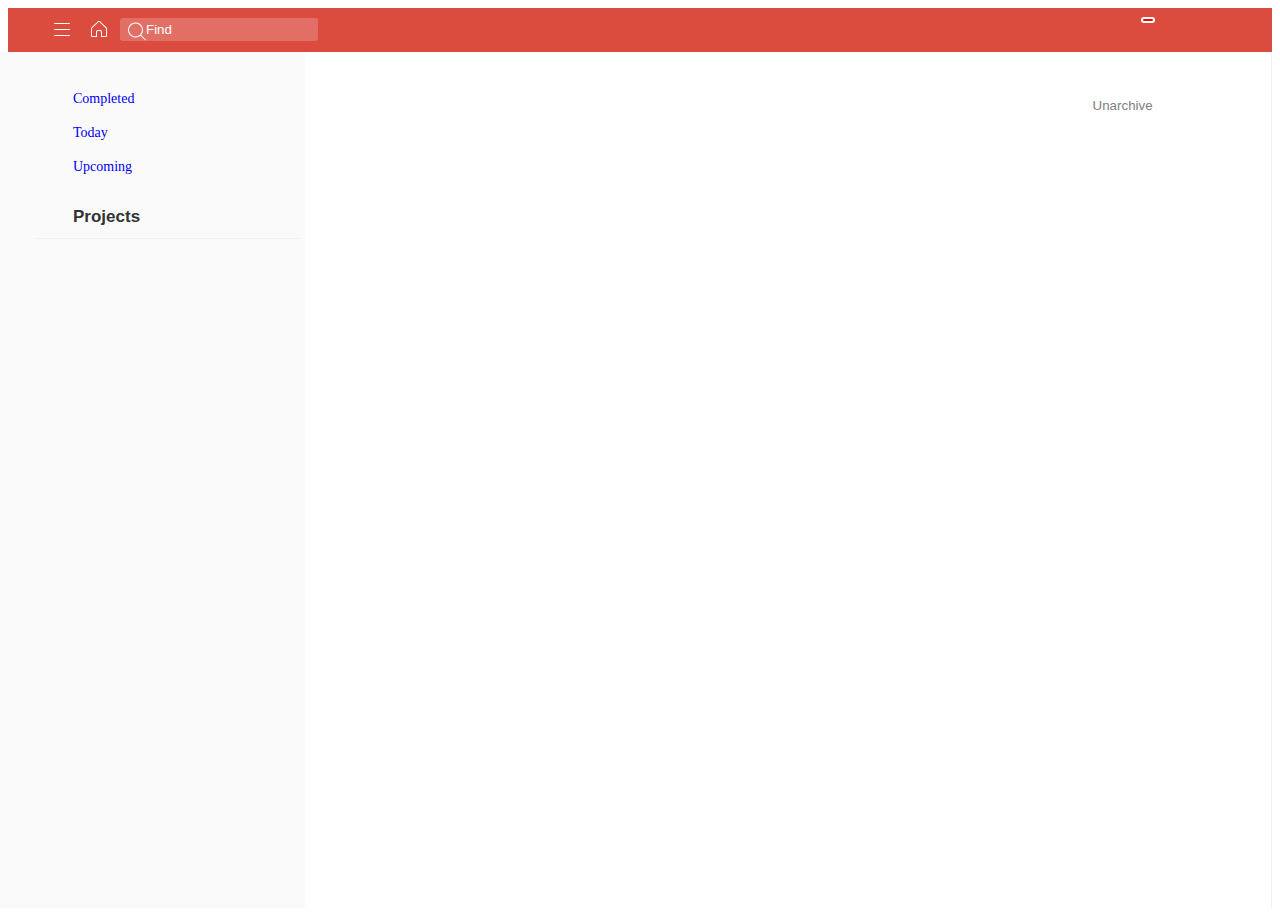
<file: frontend/pages/project_archived.html>
<!DOCTYPE html>
<html lang="en" class="left_menu_show">

<head>
    <meta charset="UTF-8">
    <meta http-equiv="X-UA-Compatible" content="IE=edge">
    <meta name="viewport" content="width=device-width, initial-scale=1.0">
    <title>Archived Project</title>
    <link rel="stylesheet" href="../css/todaytask.css">
    <link rel="stylesheet" href="../css/upcoming.css">
    <link rel="stylesheet" href="../css/completed_task.css">
    <link rel="stylesheet" href="https://www.w3schools.com/w3css/4/w3.css">
    <link rel="stylesheet" href="https://cdnjs.cloudflare.com/ajax/libs/font-awesome/4.7.0/css/font-awesome.min.css">
    <script src="https://code.jquery.com/jquery-1.12.4.js"></script>
    <script src="https://code.jquery.com/ui/1.12.1/jquery-ui.js"></script>
    <script src="../js/todaytask.js"></script>
    <script src="../js/sign_out.js"></script>
    <script src="../js/blockAccess.js"></script>

    <link rel="manifest" href="../manifest.json" />
</head>

<script>blockAccess()</script>

<body style="box-sizing: content-box;">
    <div id="todoist_app">
        <div id="page_background">
            <div id="top_bar">
                <div id="top_bar_inner" role="banner">
                    <div class="left_control">
                        <button type="button" aria-label="Main menu" role="switch" aria-checked="true"
                            onclick="controlLeftMenu()" class="left_menu_toggle top_bar_btn"
                            data-reach-tooltip-trigger="">
                            <svg viewBox="0 0 24 24" class="close_icon" width="24" height="24">
                                <path fill="currentColor" fill-rule="nonzero"
                                    d="M5.146 5.146a.5.5 0 0 1 .708 0L12 11.293l6.146-6.147a.5.5 0 0 1 .638-.057l.07.057a.5.5 0 0 1 0 .708L12.707 12l6.147 6.146a.5.5 0 0 1 .057.638l-.057.07a.5.5 0 0 1-.708 0L12 12.707l-6.146 6.147a.5.5 0 0 1-.638.057l-.07-.057a.5.5 0 0 1 0-.708L11.293 12 5.146 5.854a.5.5 0 0 1-.057-.638z">
                                </path>
                            </svg>
                            <svg class="menu_icon" width="24" height="24" viewBox="0 0 24 24">
                                <path fill="currentColor" fill-rule="evenodd"
                                    d="M4.5 5h15a.5.5 0 1 1 0 1h-15a.5.5 0 0 1 0-1zm0 6h15a.5.5 0 1 1 0 1h-15a.5.5 0 1 1 0-1zm0 6h15a.5.5 0 1 1 0 1h-15a.5.5 0 1 1 0-1z">
                                </path>
                            </svg>
                        </button>

                        <a href="../index.html"><button type="button" aria-label="Go to Home view" class="top_bar_btn"
                                data-reach-tooltip-trigger="">
                                <svg width="24" height="24" viewBox="0 0 24 24">
                                    <path fill="currentColor"
                                        d="M12.527 3.075c.35.104.64.263 1.27.876L19.1 9.123c.374.364.49.505.601.678.11.174.185.351.232.552.042.178.062.34.066.742L20 17.718c0 .446-.046.607-.134.77a.906.906 0 01-.378.378c-.163.088-.324.134-.77.134H14v-4.718c0-.446-.046-.607-.134-.77a.906.906 0 00-.378-.378c-.142-.077-.284-.122-.616-.132L12.718 13h-1.436c-.446 0-.607.046-.77.134a.906.906 0 00-.378.378c-.077.142-.122.284-.132.616l-.002.154V19H5.282c-.446 0-.607-.046-.77-.134a.906.906 0 01-.378-.378c-.088-.163-.134-.324-.134-.77v-6.462c0-.522.02-.703.067-.903.047-.2.121-.378.232-.552l.077-.113c.098-.134.233-.282.524-.565l5.304-5.172c.629-.613.92-.772 1.269-.876a1.82 1.82 0 011.054 0zm-.286.958a.825.825 0 00-.482 0c-.18.054-.326.139-.63.418l-.227.216L5.598 9.84c-.3.293-.385.39-.456.5a.76.76 0 00-.102.242c-.026.112-.037.224-.04.531l.002 6.807.005.073.074.006L8.999 18 9 14.268l.003-.17c.013-.448.083-.749.249-1.058a1.9 1.9 0 01.788-.788c.306-.164.6-.234 1.043-.249l.199-.003h1.45l.17.003c.448.013.749.083 1.058.249.337.18.608.45.788.788.164.306.234.6.249 1.043l.003.199L14.999 18l3.92-.002.073-.006.006-.073.002-.2v-6.615l-.005-.218a1.494 1.494 0 00-.035-.305.747.747 0 00-.102-.242l-.059-.084a3.571 3.571 0 00-.294-.315l-5.407-5.273c-.425-.414-.604-.545-.798-.615l-.06-.019z">
                                    </path>
                                </svg>
                            </button>
                        </a>

                        <div id="quick_find" data-testid="quick_find_container" style="width: 198px;">
                            <svg xmlns="http://www.w3.org/2000/svg" width="24" height="24" aria-hidden="true"
                                class="search_icon">
                                <path
                                    d="M10.5 3a7.5 7.5 0 015.645 12.438l4.709 4.708a.502.502 0 01-.708.708l-4.708-4.709A7.5 7.5 0 1110.5 3zm0 1a6.5 6.5 0 100 13 6.5 6.5 0 000-13z"
                                    fill="currentColor"></path>
                            </svg>
                            <input id="id-v33jcd" role="combobox" autocomplete="off" aria-expanded="false"
                                aria-autocomplete="none" class="quick_find__input" placeholder="Find"
                                aria-label="Quick find" list="list_results" onfocus="expandQuickFind()"
                                onblur="collapseQuickFind()">
                            <datalist id="list_results"></datalist>
                            <button class="close_icon" aria-label="Close Find">
                                <svg viewBox="0 0 24 24" class="" width="22" height="22" aria-hidden="true">
                                    <path fill="currentColor" fill-rule="nonzero"
                                        d="M5.146 5.146a.5.5 0 0 1 .708 0L12 11.293l6.146-6.147a.5.5 0 0 1 .638-.057l.07.057a.5.5 0 0 1 0 .708L12.707 12l6.147 6.146a.5.5 0 0 1 .057.638l-.057.07a.5.5 0 0 1-.708 0L12 12.707l-6.146 6.147a.5.5 0 0 1-.638.057l-.07-.057a.5.5 0 0 1 0-.708L11.293 12 5.146 5.854a.5.5 0 0 1-.057-.638z">
                                    </path>
                                </svg>
                            </button>
                            <button id="searchButton" onclick="forwardPage()"
                                style="visibility: hidden; display: none;">Search</button>
                        </div>
                    </div>

                    <div aria-label="Menu" role="group" class="right_control">
                        <a href="./pages/about.html" style="text-decoration: none;">
                            <button type="button" id="help_btn" class="top_bar_btn" aria-label="about us">
                                <i class="fa fa-question-circle-o w3-xlarge"></i>
                            </button>
                        </a>

                        <button type="button" id="notification_btn" class="top_bar_btn" onclick="controlNotification()" aria-label="notification">
                            <i class="fa fa-bell-o w3-large"></i>
                            <span id="new_notifications" class="new_notifications"></span>
                        </button>

                        <button type="button" id="user_btn_detail" class="top_bar_btn" onclick="controlProfile()" aria-label="profile">
                            <i class="fa fa-user-circle w3-xlarge"></i>
                        </button>

                        <button type="button" id="signout_btn" class="top_bar_btn" onclick="sign_out()" aria-label="signout">
                            <i class="fa fa-sign-out w3-xlarge"></i>
                        </button>

                    </div>
                </div>
            </div>

            <div id="app_holder">
                <div id="content_wrapper">
                    <div id="holder_overlay" class="left_menu_overlay left_menu_overlay-exit-done"></div>
                    <div id="left_menu" class="left_menu new_side_bar_design" style="width: 305px;">
                        <div id="list_holder" role="navigation" style="width: 265px;">
                            <ul id="top_filters" class="new_sidebar_design">
                                <li id="filter_inbox" class="filter" role="link">
                                    <a href="completed_task.html">
                                        <span aria-hidden="true" class="item_icon">
                                            <i class="fa fa-check-circle w3-large"></i>
                                        </span>
                                        <span class="item_content">Completed</span>
                                    </a>
                                </li>
                                <li id="filter_today" class="filter">
                                    <a href="../index.html" aria-current="page">
                                        <span aria-hidden="true" class="item_icon"><i
                                                class="fa fa-calendar-check-o w3-large"></i></span>
                                        <span class="item_content">Today</span>
                                    </a>
                                </li>
                                <li id="filter_upcoming" class="filter">
                                    <a href="upcomingtask.html">
                                        <span class="item_icon" aria-hidden="true"><i
                                                class="fa fa-calendar w3-large"></i></span>
                                        <span class="item_content">Upcoming</span>
                                    </a>
                                </li>
                            </ul>
                            <div class="sidebar_expansion_panel expansion_panel expansion_panel--expanded">
                                <div class="expansion_panel__header" style="top: auto;">
                                    <button type="button" onclick="controlListProject()"
                                        data-track="navigation|projects_panel" aria-expanded="true"
                                        aria-label="Toggle list of Projects" class="expansion_panel__toggle">
                                        <div aria-hidden="true" class="expansion_panel__toggle_icon">
                                            <i id="ic_open_list_projects" class="fa fa-chevron-right w3-small"></i>
                                            <i id="ic_close_list_projects" style="display: none;"
                                                class="fa fa-chevron-down w3-small"></i>
                                        </div>
                                        Projects
                                    </button>
                                    <div class="expansion_panel__actions"><button type="button" id="btn_add_project"
                                            class="adder_icon"><svg width="13" height="13">
                                                <path
                                                    d="M6 6V.5a.5.5 0 0 1 1 0V6h5.5a.5.5 0 1 1 0 1H7v5.5a.5.5 0 1 1-1 0V7H.5a.5.5 0 0 1 0-1H6z"
                                                    fill="currentColor" fill-rule="evenodd"></path>
                                            </svg></button></div>
                                </div>
                                <div id="div_list_project" class="reactist collapse" style="min-height: 0px;">
                                    <div class="collapse__wrapper">
                                        <div class="collapse__wrapper_inner">
                                            <ul id="projects_list" class="items generic_left_list">
                                            </ul>

                                            <div id="projects_list_manager" class="left_list_manager_holder">
                                                <div class="controller actions controller_history"
                                                    id="projects_archived_holder">
                                                    <a id="show_archived_project" onclick="show_archived_project()"
                                                        style="display: flex;">Archived
                                                        projects
                                                    </a>
                                                    <a id="hide_archived_project" onclick="hide_archived_project()"
                                                        style="display: none;">Hide
                                                        Archived
                                                    </a>
                                                </div>
                                                <ul id="projects_archived_list" class="items generic_left_list">
                                                </ul>
                                            </div>
                                        </div>
                                    </div>
                                </div>
                            </div>
                        </div>
                    </div>

                    <main id="content" class="main_contents" style="margin-left: 303px;">
                        <div id="editor">
                            <div id="agenda_view" class="today_view">

                                <header id="headerView" class="view_header large_margin_bottom has_children">
                                    <div class="view_header__content">
                                        <h1 id="project_name"></h1>
                                        <div class="view_header__actions">
                                            <button id="btn_archive_project" type="button"
                                                onclick="unarchive_project()">Unarchive &nbsp;<i
                                                    class="fa fa-undo w3-large"></i></button>
                                            <button id="btn_delete_project" type="button"><i
                                                    class="fa fa-trash w3-large"></i></button>
                                        </div>
                                    </div>

                                </header>


                                <div class="view_content" id="list-date-todo">
                                    <div class="section" role="group">
                                        <div id="list_holder">
                                            <ul id="list_task_project" class="items">
                                                <div id="project_archived_task">

                                                </div>
                                            </ul>

                                            <ul id="list_task_completed_project" class="items">
                                                <div id="list_task_completed_project__content">

                                                </div>
                                            </ul>
                                        </div>
                                    </div>

                                </div>
                            </div>

                            <div id="notification_box" class="notification_box" style="display: none;">
                                <p>Notification</p>
                                <ul id="list_notifications">
                                </ul>
                            </div>

                            <div id="profile_box" class="profile_box" style="display: none;">
                                <p class="username" id="username"></p>
                                <p class="account_action" onclick="sign_out()">Sign out</p>
                            </div>

                        </div>

                    </main>

                </div>

            </div>

        </div>
    </div>

    <div id="addProjectModal" class="modal">
        <div class="modal-content">
            <div class="modal-header">
                <span id="btn_close_add_project_modal" class="modal_close">&times;</span>
                <p>Add project</p>
            </div>
            <div class="modal-body">
                <p>Name</p>
                <input type="text" id="new_project_name" autocomplete="off">
            </div>
            <div class="modal-footer">
                <button type="button" id="btn_add_new_project" class="btn_add_project">Add</button>
            </div>
        </div>
    </div>

    <div id="deleteProjectModal" class="modal">
        <div class="modal-content">
            <div class="modal-header">
                <span id="btn_close_delete" class="modal_close">&times;</span>
                <p>Confirm</p>
            </div>
            <div class="modal-body">
                <p style="color: gray">Are you sure want to delete <span id="confirm_delete_project_name"
                        style="font-weight: bold; font-size: larger; text-decoration: underline; color: black;"></span>
                    ?</p>
            </div>
            <div class="modal-footer">
                <button type="button" id="btn_confirm_delete_project" class="btn_delete_project">Delete</button>
            </div>
        </div>
    </div>
</body>

<script src="../js/list_project_control.js"></script>
<script src="../js/archived_project.js"></script>
<script src="../js/topbtn_control.js"></script>
<script src="../js/notification_control.js"></script>
<script>
    getNameProj();
    getProjectFromDB();
</script>

</html>
</file>
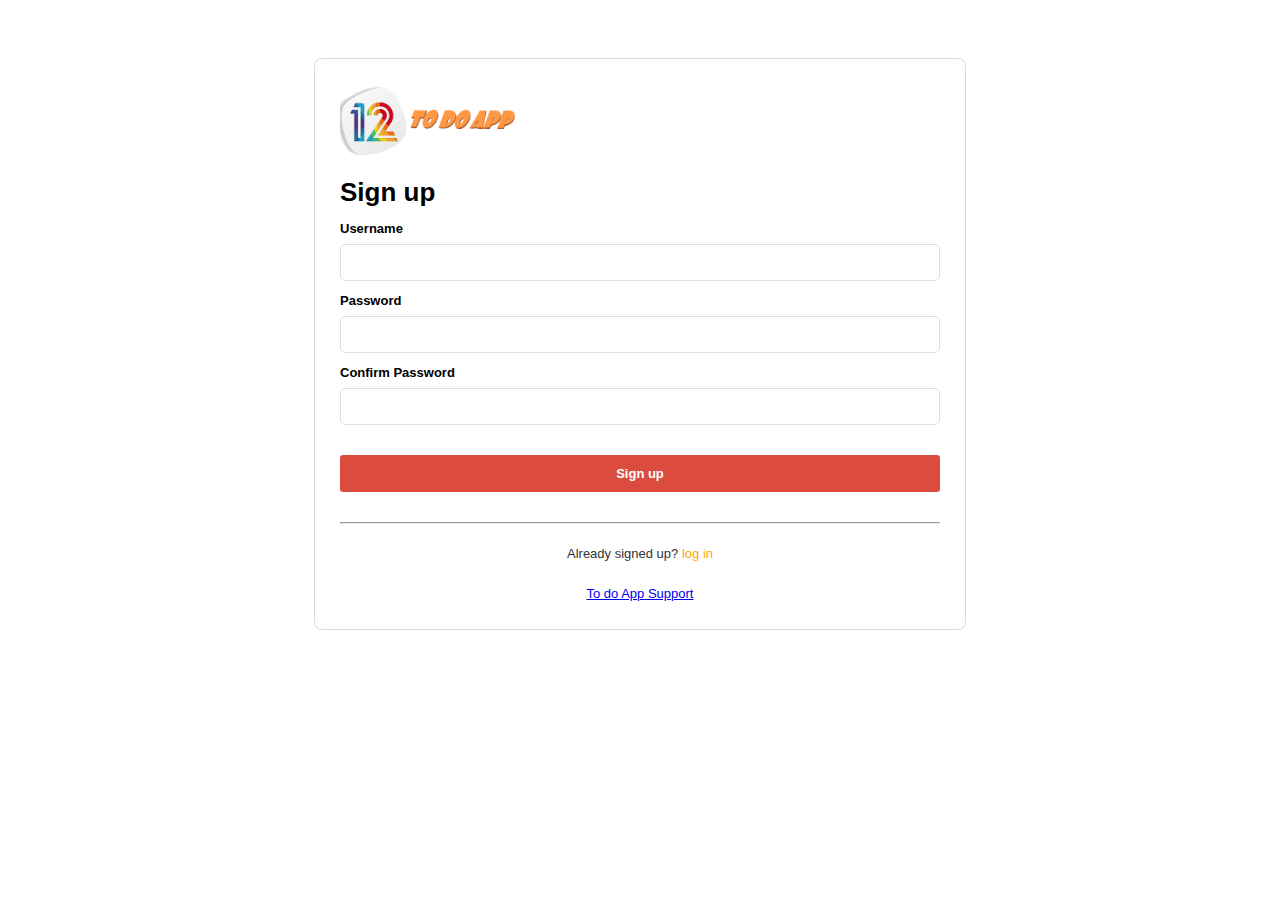
<file: frontend/pages/signup.html>
<!DOCTYPE html>
<html lang="en">
<head>
    <meta charset="UTF-8">
    <meta http-equiv="X-UA-Compatible" content="IE=edge">
    <meta name="viewport" content="width=device-width, initial-scale=1.0">
    <title>Sign up</title>
    <link rel="stylesheet" href="../css/login.css">
    <link rel="icon" href="../img/ico.png" type="image/gif">
    <script src='../js/check_Login_Signup.js'></script>
    <script src='../js/blockAccess.js'></script>
</head>

<script>blockAccess1()</script>

<body>
    <main role="main" class="page">
        <div class="page__frame">
            <div class="page__logo">
                <a href="/" aria-label="Todoist Homepage"><img src="../img/logo.png" alt="Logo" class="logo"></a>
            </div>
            <div class="page_content">
                <div class="login_signup_form">
                    <h1>Sign up</h1>
                    <form method="post" id="login_form" onsubmit="check(event, 0)">
                        <div class="field">
                            <label class="label" for="username">Username</label>
                            <input type="text" name="username" id="username" class="input" required>
                        </div>
                        <div class="field">
                            <label class="label" for="password">Password</label>
                            <input type="password" name="password" id="password" class="input" required>
                        </div>
                        <div class="field">
                            <label class="label" for="confirm_pw">Confirm Password</label>
                            <input type="password" name="confirm_pw" id="confirm_pw" class="input" required>
                        </div>
                        <div id="notification"></div>
                        <button type="submit" class="submit" name="submit" id="submit">Sign up</button>
                    </form>
                </div>
            </div>
            <hr id="hr1">
            <div class="middle">Already signed up? <a href="login.html" class="link_signup">log in</a></div>
            <div class="middle"><a href="/">To do App Support</a></div>
        </div>
    </main>
</body>
</html>
</file>
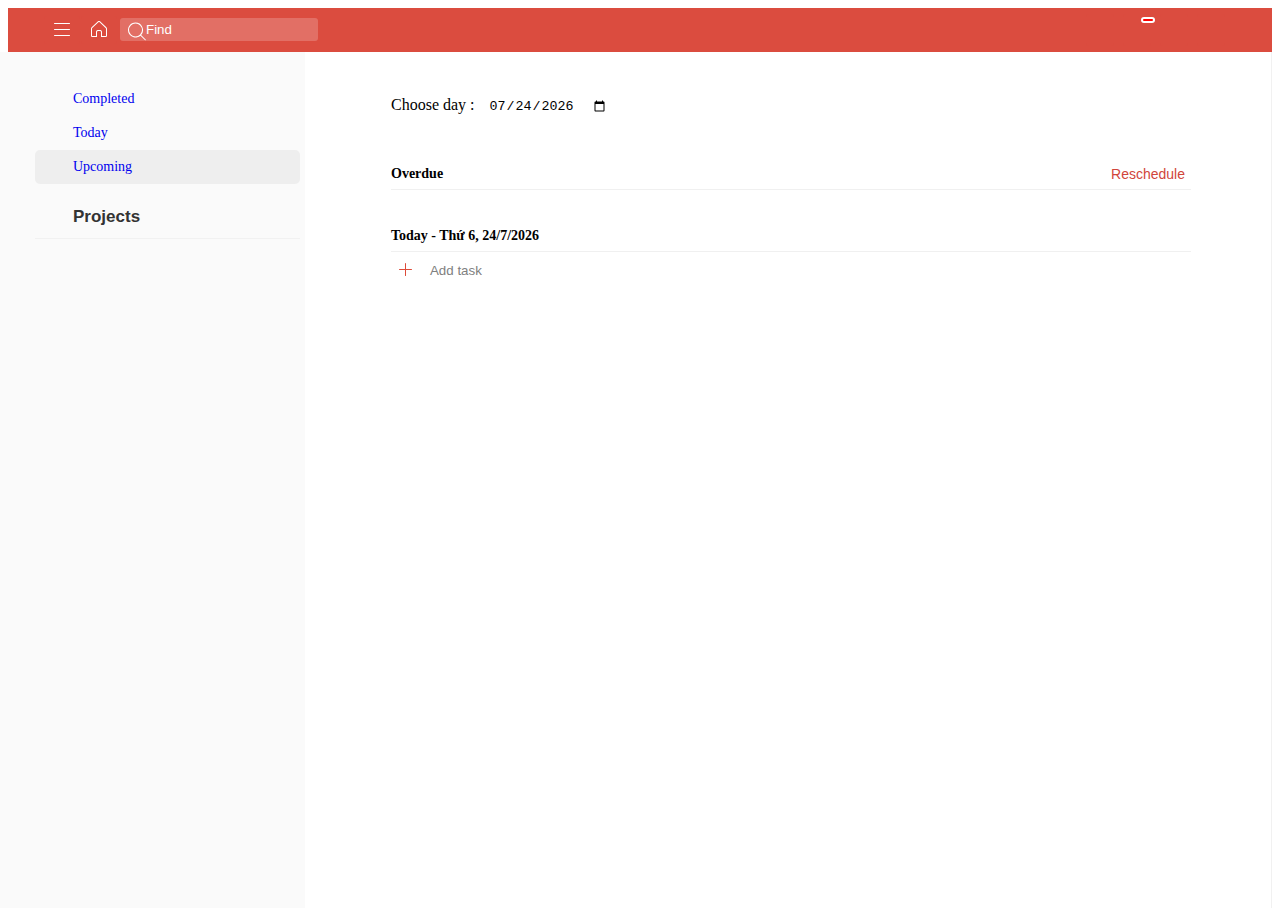
<file: frontend/pages/upcomingtask.html>
<!DOCTYPE html>
<html lang="en" class="left_menu_show">

<head>
    <meta charset="UTF-8">
    <meta http-equiv="X-UA-Compatible" content="IE=edge">
    <meta name="viewport" content="width=device-width, initial-scale=1.0">
    <title>Upcoming</title>
    <link rel="stylesheet" href="../css/todaytask.css">
    <link rel="stylesheet" href="../css/upcoming.css">
    <link rel="stylesheet" href="https://www.w3schools.com/w3css/4/w3.css">
    <link rel="stylesheet" href="https://cdnjs.cloudflare.com/ajax/libs/font-awesome/4.7.0/css/font-awesome.min.css">
    <script src="https://code.jquery.com/jquery-1.12.4.js"></script>
    <script src="https://code.jquery.com/ui/1.12.1/jquery-ui.js"></script>
    <script src="../js/upcoming.js"></script>
    <script src="../js/todaytask.js"></script>
    <script src="../js/sign_out.js"></script>
    <script src="../js/blockAccess.js"></script>

    <link rel="manifest" href="../manifest.json" />
</head>

<script>blockAccess()</script>

<body style="box-sizing: content-box;">
    <div id="todoist_app">
        <div id="page_background">
            <div id="top_bar">
                <div id="top_bar_inner" role="banner">
                    <div class="left_control">
                        <button type="button" aria-label="Main menu" role="switch" aria-checked="true"
                            onclick="controlLeftMenu()" class="left_menu_toggle top_bar_btn"
                            data-reach-tooltip-trigger="">
                            <svg viewBox="0 0 24 24" class="close_icon" width="24" height="24">
                                <path fill="currentColor" fill-rule="nonzero"
                                    d="M5.146 5.146a.5.5 0 0 1 .708 0L12 11.293l6.146-6.147a.5.5 0 0 1 .638-.057l.07.057a.5.5 0 0 1 0 .708L12.707 12l6.147 6.146a.5.5 0 0 1 .057.638l-.057.07a.5.5 0 0 1-.708 0L12 12.707l-6.146 6.147a.5.5 0 0 1-.638.057l-.07-.057a.5.5 0 0 1 0-.708L11.293 12 5.146 5.854a.5.5 0 0 1-.057-.638z">
                                </path>
                            </svg>
                            <svg class="menu_icon" width="24" height="24" viewBox="0 0 24 24">
                                <path fill="currentColor" fill-rule="evenodd"
                                    d="M4.5 5h15a.5.5 0 1 1 0 1h-15a.5.5 0 0 1 0-1zm0 6h15a.5.5 0 1 1 0 1h-15a.5.5 0 1 1 0-1zm0 6h15a.5.5 0 1 1 0 1h-15a.5.5 0 1 1 0-1z">
                                </path>
                            </svg>
                        </button>

                        <a href="../index.html"><button type="button" aria-label="Go to Home view" class="top_bar_btn"
                                data-reach-tooltip-trigger="">
                                <svg width="24" height="24" viewBox="0 0 24 24">
                                    <path fill="currentColor"
                                        d="M12.527 3.075c.35.104.64.263 1.27.876L19.1 9.123c.374.364.49.505.601.678.11.174.185.351.232.552.042.178.062.34.066.742L20 17.718c0 .446-.046.607-.134.77a.906.906 0 01-.378.378c-.163.088-.324.134-.77.134H14v-4.718c0-.446-.046-.607-.134-.77a.906.906 0 00-.378-.378c-.142-.077-.284-.122-.616-.132L12.718 13h-1.436c-.446 0-.607.046-.77.134a.906.906 0 00-.378.378c-.077.142-.122.284-.132.616l-.002.154V19H5.282c-.446 0-.607-.046-.77-.134a.906.906 0 01-.378-.378c-.088-.163-.134-.324-.134-.77v-6.462c0-.522.02-.703.067-.903.047-.2.121-.378.232-.552l.077-.113c.098-.134.233-.282.524-.565l5.304-5.172c.629-.613.92-.772 1.269-.876a1.82 1.82 0 011.054 0zm-.286.958a.825.825 0 00-.482 0c-.18.054-.326.139-.63.418l-.227.216L5.598 9.84c-.3.293-.385.39-.456.5a.76.76 0 00-.102.242c-.026.112-.037.224-.04.531l.002 6.807.005.073.074.006L8.999 18 9 14.268l.003-.17c.013-.448.083-.749.249-1.058a1.9 1.9 0 01.788-.788c.306-.164.6-.234 1.043-.249l.199-.003h1.45l.17.003c.448.013.749.083 1.058.249.337.18.608.45.788.788.164.306.234.6.249 1.043l.003.199L14.999 18l3.92-.002.073-.006.006-.073.002-.2v-6.615l-.005-.218a1.494 1.494 0 00-.035-.305.747.747 0 00-.102-.242l-.059-.084a3.571 3.571 0 00-.294-.315l-5.407-5.273c-.425-.414-.604-.545-.798-.615l-.06-.019z">
                                    </path>
                                </svg>
                            </button>
                        </a>

                        <div id="quick_find" data-testid="quick_find_container" style="width: 198px;">
                            <svg xmlns="http://www.w3.org/2000/svg" width="24" height="24" aria-hidden="true"
                                class="search_icon">
                                <path
                                    d="M10.5 3a7.5 7.5 0 015.645 12.438l4.709 4.708a.502.502 0 01-.708.708l-4.708-4.709A7.5 7.5 0 1110.5 3zm0 1a6.5 6.5 0 100 13 6.5 6.5 0 000-13z"
                                    fill="currentColor"></path>
                            </svg>
                            <input id="id-v33jcd" role="combobox" autocomplete="off" aria-expanded="false"
                                aria-autocomplete="none" class="quick_find__input" placeholder="Find"
                                aria-label="Quick find" list="list_results" onfocus="expandQuickFind()"
                                onblur="collapseQuickFind()">
                            <datalist id="list_results"></datalist>
                            <button class="close_icon" aria-label="Close Find">
                                <svg viewBox="0 0 24 24" class="" width="22" height="22" aria-hidden="true">
                                    <path fill="currentColor" fill-rule="nonzero"
                                        d="M5.146 5.146a.5.5 0 0 1 .708 0L12 11.293l6.146-6.147a.5.5 0 0 1 .638-.057l.07.057a.5.5 0 0 1 0 .708L12.707 12l6.147 6.146a.5.5 0 0 1 .057.638l-.057.07a.5.5 0 0 1-.708 0L12 12.707l-6.146 6.147a.5.5 0 0 1-.638.057l-.07-.057a.5.5 0 0 1 0-.708L11.293 12 5.146 5.854a.5.5 0 0 1-.057-.638z">
                                    </path>
                                </svg>
                            </button>
                            <button id="searchButton" onclick="forwardPage()"
                                style="visibility: hidden; display: none;">Search</button>
                        </div>
                    </div>

                    <div aria-label="Menu" role="group" class="right_control">
                        <a href="./pages/about.html" style="text-decoration: none;">
                            <button type="button" id="help_btn" class="top_bar_btn" aria-label="about us">
                                <i class="fa fa-question-circle-o w3-xlarge"></i>
                            </button>
                        </a>

                        <button type="button" id="notification_btn" class="top_bar_btn" onclick="controlNotification()" aria-label="notification">
                            <i class="fa fa-bell-o w3-large"></i>
                            <span id="new_notifications" class="new_notifications"></span>
                        </button>

                        <button type="button" id="user_btn_detail" class="top_bar_btn" onclick="controlProfile()" aria-label="profile">
                            <i class="fa fa-user-circle w3-xlarge"></i>
                        </button>

                        <button type="button" id="signout_btn" class="top_bar_btn" onclick="sign_out()" aria-label="signout">
                            <i class="fa fa-sign-out w3-xlarge"></i>
                        </button>

                    </div>
                </div>
            </div>

            <div id="app_holder">
                <div id="content_wrapper">
                    <div id="holder_overlay" class="left_menu_overlay left_menu_overlay-exit-done"></div>
                    <div id="left_menu" class="left_menu new_side_bar_design" style="width: 305px;">
                        <div id="list_holder" role="navigation" style="width: 265px;">
                            <ul id="top_filters" class="new_sidebar_design">
                                <li id="filter_inbox" class="filter" role="link">
                                    <a href="completed_task.html">
                                        <span aria-hidden="true" class="item_icon">
                                            <i class="fa fa-check-circle w3-large"></i>
                                        </span>
                                        <span class="item_content">Completed</span>
                                    </a>
                                </li>
                                <li id="filter_today" class="filter">
                                    <a href="../index.html" aria-current="page">
                                        <span aria-hidden="true" class="item_icon"><i
                                                class="fa fa-calendar-check-o w3-large"></i></span>
                                        <span class="item_content">Today</span>
                                    </a>
                                </li>
                                <li id="filter_upcoming" class="filter current">
                                    <a class="active" href="upcomingtask.html">
                                        <span class="item_icon" aria-hidden="true"><i
                                                class="fa fa-calendar w3-large"></i></span>
                                        <span class="item_content">Upcoming</span>
                                    </a>
                                </li>
                            </ul>
                            <div class="sidebar_expansion_panel expansion_panel expansion_panel--expanded">
                                <div class="expansion_panel__header" style="top: auto;">
                                    <button type="button" onclick="controlListProject()"
                                        data-track="navigation|projects_panel" aria-expanded="true"
                                        aria-label="Toggle list of Projects" class="expansion_panel__toggle">
                                        <div aria-hidden="true" class="expansion_panel__toggle_icon">
                                            <i id="ic_open_list_projects" class="fa fa-chevron-right w3-small"></i>
                                            <i id="ic_close_list_projects" style="display: none;"
                                                class="fa fa-chevron-down w3-small"></i>
                                        </div>
                                        Projects
                                    </button>
                                    <div class="expansion_panel__actions"><button type="button" id="btn_add_project"
                                            class="adder_icon"><svg width="13" height="13">
                                                <path
                                                    d="M6 6V.5a.5.5 0 0 1 1 0V6h5.5a.5.5 0 1 1 0 1H7v5.5a.5.5 0 1 1-1 0V7H.5a.5.5 0 0 1 0-1H6z"
                                                    fill="currentColor" fill-rule="evenodd"></path>
                                            </svg></button></div>
                                </div>
                                <div id="div_list_project" class="reactist collapse" style="min-height: 0px;">
                                    <div class="collapse__wrapper">
                                        <div class="collapse__wrapper_inner">
                                            <ul id="projects_list" aria-label="Projects"
                                                class="items generic_left_list">
                                            </ul>

                                            <div id="projects_list_manager" class="left_list_manager_holder">
                                                <div class="controller actions controller_history"
                                                    id="projects_archived_holder">
                                                    <a id="show_archived_project" onclick="show_archived_project()"
                                                        style="display: flex;">Archived
                                                        projects
                                                    </a>
                                                    <a id="hide_archived_project" onclick="hide_archived_project()"
                                                        style="display: none;">Hide
                                                        Archived
                                                    </a>
                                                </div>
                                                <ul id="projects_archived_list" class="items generic_left_list">
                                                </ul>
                                            </div>
                                        </div>
                                    </div>
                                </div>
                            </div>
                        </div>
                    </div>

                    <main id="content" class="main_contents" style="margin-left: 303px;">
                        <div id="editor">
                            <div id="offline_box" class="offline_box" style="display: none;">
                                <p class="username">You are offline  <i class="fa fa-toggle-off w3-xlarge"></i></p>
                            </div>

                            <div id="agenda_view" class="today_view">

                                <header id="headerView" class="view_header large_margin_bottom has_children">
                                    <div class="view_header__content tooltip-chose-date">
                                        <div class="tooltip-chose-date">
                                            Choose day :
                                            <input type="date" id="date-picker" onchange="dateChange(this.value)" />
                                            <script>
                                                document.getElementById("date-picker").setAttribute("min", getDateToday());
                                                document.getElementById("date-picker").setAttribute("value", getDateToday());
                                            </script>
                                            <span class="tooltiptext">Chose other date</span>

                                        </div>
                                    </div>

                                </header>


                                <div class="view_content" id="list-date-todo">

                                    <div class="section" role="group">
                                        <header id="section-header-0">
                                            <h2><span>Overdue</span></h2>
                                            <div class="section_head_actions">
                                                <button id="btn-reschedue-all" type="button" aria-expanded="false"
                                                    class="reschedule_menu__button"
                                                    onclick="openDatePickerReschedueOverDue()">Reschedule</button>
                                                <input id="input-reschedue-all"
                                                    style="display: none; border: none; outline: none; cursor: pointer; color: red; width: 135px;"
                                                    type="date" onchange="reschedueAllTask(this.value)" />
                                                <button id="close-reschedue-all" type="button"
                                                    style="color: black; display: none;" class="reschedule_menu__button"
                                                    onclick="closeDatePickerReschedue()">X</button>
                                            </div>
                                        </header>

                                        <div class="list_holder">
                                            <ul class="items" data-day-list-id="overdue" id="overdue1"></ul>
                                        </div>
                                    </div>

                                    <div class="section" role="group">
                                        <header id="section-header-1">
                                            <h2>Today -
                                                <script>document.write(getToday())</script>
                                            </h2>


                                        </header>

                                        <div id="list_holder">
                                            <ul id="list_task_today" class="items" data-day-list-id="today">
                                                <div id="today1"></div>
                                                <li id="controller-actions" class="controller actions">
                                                    <button class="plus_add_button" onclick="openManagerNewTask()">
                                                        <span class="icon_add" aria-hidden="true"><svg width="13"
                                                                height="13">
                                                                <path
                                                                    d="M6 6V.5a.5.5 0 0 1 1 0V6h5.5a.5.5 0 1 1 0 1H7v5.5a.5.5 0 1 1-1 0V7H.5a.5.5 0 0 1 0-1H6z"
                                                                    fill="currentColor" fill-rule="evenodd"></path>
                                                            </svg></span>
                                                        Add task
                                                    </button>

                                                </li>
                                                <li id="manger-new-task" class="manager" style="display: none;">
                                                    <form id="new-task" class="focus-marker-enabled-within">
                                                        <div class="task_editor__editing_area">
                                                            <div class="task_editor__input_fields">
                                                                <div class="task_editor__content_field">
                                                                    <input type="text" id="contentOfNewTask"
                                                                        name="input-task-content"
                                                                        placeholder="do somthing">
                                                                </div>
                                                            </div>

                                                            <div class="task_editor__extra_fields">
                                                                <div class="task_editor__extra_fields__pills">
                                                                    <button id="btn_addTime" onclick="addTimeToday()"
                                                                        type="button" style="color: blue;">
                                                                        <i class="fa fa-clock-o w3-small"></i>
                                                                        <p>Add time</p>
                                                                    </button>
                                                                    <input id="input_addTime" type="time"
                                                                        style="display: none;" />
                                                                    <button id="btn_closeAddTime"
                                                                        onclick="closeAddTimeToday()" type="button"
                                                                        style="border: none; display: none;">x</button>
                                                                </div>
                                                            </div>
                                                        </div>
                                                        <div class="task_editor__form_actions">
                                                            <button type="button" class="add_task_btn"
                                                                aria-disabled="true"
                                                                onclick="addTask(getDateToday() + ' ' + document.getElementById('input_addTime').value, document.getElementById('contentOfNewTask').value)">Add
                                                                task</button>
                                                            <button type="button" class="cancel_btn"
                                                                onclick="closeManagerNewTask()"> Cancel </button>
                                                        </div>
                                                    </form>
                                                </li>
                                            </ul>
                                        </div>
                                    </div>
                                </div>

                                <div id="notification_box" class="notification_box" style="display: none;">
                                    <p>Notification</p>
                                    <ul id="list_notifications">
                                    </ul>
                                </div>

                                <div id="profile_box" class="profile_box" style="display: none;">
                                    <p class="username" id="username"></p>
                                    <p class="account_action" onclick="sign_out()">Sign out</p>
                                </div>
                            </div>

                        </div>

                    </main>

                </div>

            </div>

        </div>
    </div>

    <div id="addProjectModal" class="modal">
        <div class="modal-content">
            <div class="modal-header">
                <span id="btn_close_add_project_modal" class="modal_close">&times;</span>
                <p>Add project</p>
            </div>
            <div class="modal-body">
                <p>Name</p>
                <input type="text" id="new_project_name" autocomplete="off">
            </div>
            <div class="modal-footer">
                <button type="button" id="btn_add_new_project" class="btn_add_project">Add</button>
            </div>
        </div>
    </div>
</body>

<script src="../js/list_project_control.js"></script>
<script src="../js/notification_control.js"></script>
<script src="../js/topbtn_control.js"></script>
<script src="../js/register-sw.js"></script>
<script>
    // if ('serviceWorker' in navigator) {
    //     navigator.serviceWorker.register('../service-worker.js')
    //         .then((reg) => console.log('service worker registered', reg))
    //         .catch((err) => console.log('service worker is not registered', err))
    // }
    let deleteTaskQueue = []
    let addTaskQueue = []

    window.addEventListener('load', () => {
        if (navigator.onLine) {
            document.getElementById('offline_box').style.display = 'none'
        } else {
            document.getElementById('offline_box').style.display = 'block'
        }

        window.addEventListener('offline', () => {
            document.getElementById('offline_box').style.display = 'block'

            let temp = document.getElementsByClassName('a')
            for (let i = 0; i < temp.length; i++) {
                temp[i].href = '/todo/frontend/pages/fallback.html'
            }
        })

        let status = navigator.onLine
        console.log('status', status)
        if (status) {
            getTask()
        } else {
            getTaskOffline()
        }

        window.addEventListener('online', () => {
            document.getElementById('offline_box').style.display = 'none'
            if (deleteTaskQueue.length !== 0) {
                deleteTaskQueue.forEach(task => {
                    console.log('delete a task')
                    fetchDeleteTask(task)
                })
            }

            if (addTaskQueue.length !== 0) {
                addTaskQueue.forEach(task => {
                    console.log('add a task')
                    fetchAddTask(task.deadline, task.content)
                })
            }
        })
    })
    getUpcomingTask();
    getProjectFromDB();
</script>

</html>
</file>
<file: frontend/css/todaytask.css>
/* page background */
  #app_holder,
  #content_wrapper,
  #page_background,
  #todoist_app,
  body {
      overflow: hidden;
      font-display: swap;
  }
  #page_background {
      height: 100vh;
      background-color: #fff;
  }
  #app_holder,
  #page_background {
      display: flex;
      flex-direction: column;
  }
  #app_holder {
      flex-grow: 1;
  }

  @media print {
    #app_holder {
        display: block;
    }
}
#content,
#content_wrapper {
  display: flex;
  flex-grow: 1;
  flex-direction: column;
}

  /* Top Bar */
  #page_background #top_bar {
    box-sizing: border-box;
    height: 44px;
    z-index: 200;
    display: flex;
    align-items: center;
    justify-content: center;
    flex-shrink: 0;
    border-bottom: 1px solid transparent;
    background-color: #db4c3f;
    transition: height 0.2s ease-in;
    padding-left: 38px;
    padding-right: 38px;
}

@media screen and (max-width :750px) {
  #top_bar {
    padding-left: 10px;
    padding-right: 10px;
    min-width: 350px;
  }
}


#top_bar .right_control {
  align-items: center;
  display: flex;
  height: 44px;
  padding: 0 12px;
}

#top_bar .right_control .top_bar_btn {
  margin-left: 12px;
  height: 32px;
}
  
#top_bar_inner {
    height: 100%;
    width: 100%;
    display: flex;
    justify-content: space-between;
  }

/* Left_controll */

[data-ui-frameless-titlebar="true"] #top_bar .left_control {
  flex-grow: 1;
}

#top_bar .left_control {
  display: flex;
  align-items: center;
  justify-content: flex-start;
}


#list_holder {
  max-width: 800px;
  min-width: 235px;
  padding-bottom: 30px;
}
#list_holder a.action .icon-add {
  margin-right: 14px;
  margin-left: 9px;
}
@media (max-width: 750px) {
  #list_holder .text_box {
    width: 80%;
  }
}

/* Top_bar_btn */

.top_bar_btn {
  display: flex;
  align-items: center;
  justify-content: center;
  box-sizing: border-box;
  cursor: pointer;
  border-radius: 3px;
  color: #fff;
  height: 28px;
  min-width: 28px;
  margin-left: -3px;
  margin-right: -3px;
  padding: -5px;
  border: none;
  outline: none;
  background-color: #db4c3f;
}

.top_bar_btn:hover {
  border-radius: 3px;
  background-color: hsla(0, 0%, 100%, 0.2);
}


/*------------------------*/

.left_menu_toggle {
  margin-left: -2px;
  margin-right: 4px;
}
.left_menu_toggle .close_icon {
  display: none;
}
@media (max-width: 750px) {
  html.left_menu_show .left_menu_toggle .close_icon {
      display: block;
  }
  html.left_menu_show .left_menu_toggle .menu_icon {
      display: none;
  }
  [data-reach-tooltip].left_menu_toggle__tooltip:before {
      left: 16px;
  }
}
  /* quick_find */

  #quick_find {
    display: flex;
    align-items: center;
    position: relative;
    margin-left: 6px;
}

#quick_find [role="combobox"] {
  outline: 0;
  box-sizing: border-box;
}

#quick_find [role="combobox"]:focus + [role="listbox"] [aria-selected="true"] {
    background-color: #eee;
}

#quick_find .quick_find__input {
  margin: 0;
  border: 1px solid transparent;
  border-radius: 3px;
  width: 100%;
  box-sizing: border-box;
  outline: 0;
  color: #fff;
  padding: 3px 0 3px 25px;
  background: hsla(0, 0%, 100%, 0.2);
  transition: width 0.2s ease-in, background 0.15s cubic-bezier(0.4, 0, 0.2, 1);
}

#quick_find input::-webkit-search-results-decoration {
  display: none;
}

#quick_find .quick_find__input::placeholder{
  color: #fff;
}

#quick_find.active .quick_find__input::placeholder,
#quick_find:hover .quick_find__input::placeholder {
  color: grey;
}

#quick_find.active .quick_find__input,
#quick_find:hover .quick_find__input {
    color: #202020;
    background: #fff;
    border: 1px solid transparent;
}

[data-ui-frameless-titlebar="true"] #quick_find.active {
  flex-grow: 1;
  max-width: 450px;
  width: unset !important;
}

#quick_find.active,
#quick_find.active [role="listbox"] {
    width: 450px !important;
}
#quick_find.active .shortcut_hint {
    opacity: 0;
}
#quick_find.active .close_icon {
    opacity: 1;
    z-index: 10;
}
#quick_find.active .quick_find__input {
    color: #202020;
    padding-right: 31px;
}


@media (max-width: 750px) {
  #quick_find,
  #quick_find [role="listbox"] {
      width: calc(100vw - 366px) !important;
  }
  #quick_find:hover .search_icon {
      color: rgba(0, 0, 0, 0.4);
  }
  #quick_find.active .search_icon {
      display: none;
  }
  #quick_find .quick_find__input {
      padding-left: 5px;
  }
  #quick_find .quick_find__input::-moz-placeholder {
      opacity: 0;
  }
  #quick_find .quick_find__input:-ms-input-placeholder {
      opacity: 0;
  }
  #quick_find .quick_find__input::placeholder {
      opacity: 0;
  }
  #quick_find.active,
  #quick_find.active [role="listbox"] {
      width: calc(100vw - 109px) !important;
  }
  .left_menu_show #quick_find {
      -webkit-animation: hide 0.2s cubic-bezier(0.4, 0, 0.2, 1) forwards;
      animation: hide 0.2s cubic-bezier(0.4, 0, 0.2, 1) forwards;
      display: none;
  }
  .left_menu_hide #quick_find,
  .left_menu_hide #quick_find [role="listbox"] {
      width: calc(100vw - 366px) !important;
  }
  .left_menu_hide #quick_find.active,
  .left_menu_hide #quick_find.active [role="listbox"] {
      width: calc(100vw - 109px) !important;
  }
  .left_menu_hide [data-ui-hidden-inset-titlebar="true"] #quick_find,
  .left_menu_hide [data-ui-hidden-inset-titlebar="true"] #quick_find [role="listbox"] {
      width: calc(100vw - 430px) !important;
  }
  .left_menu_hide [data-ui-hidden-inset-titlebar="true"] #quick_find.active,
  .left_menu_hide [data-ui-hidden-inset-titlebar="true"] #quick_find.active [role="listbox"] {
      width: calc(100vw - 173px) !important;
  }
  .left_menu_hide [data-ui-frameless-titlebar="true"] #quick_find {
      min-width: 80px;
      width: calc(100vw - 498px) !important;
  }
  .left_menu_hide [data-ui-frameless-titlebar="true"] #quick_find [role="listbox"] {
      width: calc(100vw - 498px) !important;
      width: auto;
      min-width: 400px;
  }
  .left_menu_hide [data-ui-frameless-titlebar="true"] #quick_find.active {
      flex-grow: 1;
  }
  [data-ui-hidden-inset-titlebar="true"] #quick_find,
  [data-ui-hidden-inset-titlebar="true"] #quick_find [role="listbox"] {
      width: calc(100vw - 430px) !important;
  }
  [data-ui-hidden-inset-titlebar="true"] #quick_find.active,
  [data-ui-hidden-inset-titlebar="true"] #quick_find.active [role="listbox"] {
      width: calc(100vw - 173px) !important;
  }
  @-webkit-keyframes hide {
      0% {
          visibility: visible;
          opacity: 1;
      }
      to {
          visibility: hidden;
          opacity: 0;
      }
  }
  @keyframes hide {
      0% {
          visibility: visible;
          opacity: 1;
      }
      to {
          visibility: hidden;
          opacity: 0;
      }
  }
}
@media (min-width: 750px) {
  .left_menu_hide #quick_find,
  .left_menu_hide #quick_find [role="listbox"] {
      width: 198px !important;
  }
  .left_menu_hide #quick_find.active,
  .left_menu_hide #quick_find.active [role="listbox"] {
      width: 450px !important;
  }
}

  /*icon */

#quick_find.active .search_icon,
#quick_find:hover .search_icon {
    color: #202020;
}

#quick_find .search_icon {
  position: absolute;
  color: #fff;
  cursor: text;
  left: 5px;
  top: 50%;
  transform: translateY(-50%);
  height: 21px;
}

  #quick_find .close_icon {
    width: 24px;
    height: 24px;
    border-radius: 3px;
    display: flex;
    align-items: center;
    justify-content: center;
    opacity: 0;
    z-index: -1;
    cursor: pointer;
    color: grey;
    transition: opacity 0.3s cubic-bezier(0.4, 0, 0.2, 1);
    top: 2px;
    background-color: #fff;
}
#quick_find .close_icon:hover {
    background-color: #eee;
    color: #202020;
}

#quick_find .close_icon {
    position: absolute;
    right: 5px;
}

#quick_find.active .close_icon {
    opacity: 1;
    z-index: 10;
    outline: none;
    border: none;
}



/* Left Menu SideNav */

  #left_menu {
    box-sizing: border-box;
    width: 305px;
    height: calc(100vh - 44px);
    padding-top: 30px;
    padding-left: 35px;
    position: fixed;
    left: 0;
    transition: left 0.25s cubic-bezier(0.4, 0, 0.2, 1);
    overflow-x: hidden;
    overflow-y: hidden;
    background-color: #fafafa;
    user-select: none !important;
}
#left_menu .expansion_panel__actions button {
    opacity: 0;
}
#left_menu:hover {
    overflow-y: auto;
}
#left_menu:hover .expansion_panel__actions button {
    opacity: 1;
}
#left_menu[focus-within] {
    overflow-y: auto;
}
#left_menu:focus-within {
    overflow-y: auto;
}
#left_menu[focus-within] .expansion_panel__actions button {
    opacity: 1;
}
#left_menu:focus-within .expansion_panel__actions button {
    opacity: 1;
}
@media (max-width: 750px) {
    #left_menu {
        height: calc(100vh - 44px);
        left: -425px;
        padding: 0 0 0 35px;
    }
}
@media (pointer: coarse) {
    #left_menu {
        overflow-y: auto;
    }
}
#left_menu .expansion_panel header:before {
    content: "";
    position: absolute;
    left: -35px;
    top: 0;
    height: 100%;
    width: 35px;
    z-index: 10;
    display: block;
    background-color: #fafafa;
}
@media (min-width: 750px) {
    html.left_menu_hide #left_menu {
        left: -425px;
    }
    html.left_menu_hide #content {
        margin-left: 0 !important;
    }
}
@media (max-width: 750px) {
    #left_menu {
        margin-top: 0;
        z-index: 199;
    }
    html.left_menu_show {
        overflow-y: hidden;
    }
    html.left_menu_show #left_menu {
        left: 0;
        box-shadow: 0 2px 10px rgba(0, 0, 0, 0.3);
    }
}

  #top_filters {
    margin: 0;
    padding: 0;
}

#top_filters > li {
    min-height: 24px;
    font-size: 14px;
    color: #333;
    list-style: none;
    cursor: pointer;
    padding: 5px 16px 5px 5px;
    transition: color 0.1s ease-in, background-color 0.1s ease-in;
    line-height: 1.25;
    display: flex;
    border-radius: 3px;
    align-items: center;
}
#top_filters > li a {
    flex: 1;
    display: flex;
    text-decoration: none;
    align-items: center;
}
#top_filters > li.current {
    background: #fff;
    font-weight: 700;
}
#top_filters > li.current .item_counter,
#top_filters > li.current .item_icon {
    font-weight: 400;
}
#top_filters > li .SidebarListItem {
    margin-top: -5px;
    margin-bottom: -5px;
    padding: 0 9px 0 2px;
}
#top_filters > li:hover {
    background-color: #fff;
}
#top_filters > li:hover .item_menu {
    opacity: 0.5;
}
#top_filters > li .item_icon {
    width: 28px;
    height: 24px;
    display: flex;
    justify-content: center;
    align-items: center;
    margin-right: 5px;
    margin-top: -1px;
    font-size: 14px;
    color: #555;
}
#top_filters > li.filter#filter_inbox .item_icon,
#top_filters > li.filter#filter_team_inbox .item_icon {
    color: #246fe0;
}
#top_filters > li.filter#filter_today .item_icon {
    color: #058527;
}
#top_filters > li.filter#filter_upcoming .item_icon {
    color: #692fc2;
}
#top_filters > li .item_content {
    display: inline-block;
    width: calc(100% - 60px);
    vertical-align: top;
    min-height: 24px;
    line-height: 24px;
    word-break: break-all;
    word-break: break-word;
}
#top_filters > li .item_counter {
    display: inline-block;
    color: #777;
    font-size: 12px;
    margin-left: 5px;
    line-height: 22px;
}
#top_filters > li .item_counter.overdue_color {
    color: #dd4b39;
}
#top_filters > li button.item_menu {
    display: flex;
    height: 24px;
    width: 24px;
    align-items: center;
    opacity: 0;
}
#top_filters > li button.item_menu > svg {
    display: inline-block;
    pointer-events: none;
    vertical-align: middle;
}
#top_filters.new_sidebar_design > li {
    padding-right: 18px;
    border-radius: 5px;
}
#top_filters.new_sidebar_design > li.current {
    background: #eee;
    font-weight: 400;
}
#top_filters.new_sidebar_design > li:hover {
    background-color: #eee;
}
#top_filters.new_sidebar_design > li .item_content {
    display: flex;
    flex: 1;
    align-items: center;
}
#top_filters.new_sidebar_design > li .item_counter {
    color: #aaa;
    margin-left: auto;
    padding-left: 5px;
}
#top_filters.new_sidebar_design > li .item_counter.overdue_color {
    color: #dd4b39;
}

.left_menu_overlay {
  display: none;
  position: fixed;
  width: 100%;
  height: 100%;
  z-index: 198;
  background-color: rgba(0, 0, 0, 0.5);
  transition: opacity 0.25s cubic-bezier(0.4, 0, 0.2, 1);
  opacity: 0;
  visibility: hidden;
}
@media (max-width: 750px) {
  .left_menu_overlay {
      display: block;
  }
}
.left_menu_overlay.left_menu_overlay-enter-active,
.left_menu_overlay.left_menu_overlay-enter-done {
  opacity: 1;
  visibility: visible;
}
.left_menu_overlay.left_menu_overlay-exit {
  opacity: 0;
  visibility: visible;
}
.left_menu_overlay.left_menu_overlay-exit-done {
  opacity: 0;
  visibility: hidden;
}

.left_menu_hide .resize_handle {
  display: none;
}

/*  Content */

#content {
    min-height: 380px;
    background-color: #fff;
    margin-left: 305px;
    border-right: 1px solid #f1f1f1;
    transition: opacity 0.25s cubic-bezier(0.4, 0, 0.6, 1);
    position: relative;
    overflow-x: hidden;
    overflow-y: auto;
    overflow: hidden auto;
    outline: 0;
    transition: margin-left 0.25s cubic-bezier(0.4, 0, 0.2, 1);
}

#content,
#content_wrapper {
  display: flex;
  flex-grow: 1;
  flex-direction: column;
}

@media (max-width: 750px) {
  #content{
        min-width: 350px;
        margin-left: 0 !important;
        width: auto !important;
        padding: 0;
    }

}

/* EDITOR */
#content.content--empty-state #editor {
  padding-bottom: 0 !important;
}

#editor {
  display: flex;
  flex-direction: column;
  flex-grow: 1;
  vertical-align: top;
  padding-bottom: 84px;
}
#editor .top {
  padding-bottom: 10px;
}
#editor .item_table {
  width: 100% !important;
}
#editor .controller {
  padding: 0 20px 0 3px;
}
#editor .desc {
  color: #555;
  font-size: 11px;
}
#editor .light_error {
  color: #dd4b39;
}
#editor .input_due_date {
  width: 85px;
}
#editor .empty {
  color: #999;
}
#editor .gear_menu > svg {
  display: inline;
  pointer-events: none;
  vertical-align: 0;
}
#editor .gear_menu.shown {
  visibility: visible;
}
#editor .drop_item {
  padding-bottom: 1px solid !important;
}
#editor .arrow {
  margin-top: 9px;
  margin-left: -27px;
  padding-left: 3px;
  padding-right: 3px;
}
#editor .action_add_item {
  display: block;
  height: 3em;
  line-height: 3em;
  color: grey;
  margin-left: -4px;
}
#editor .action_add_item .icon_add {
  align-items: center;
  border-radius: 50%;
  color: #dd4b39;
  display: inline-flex;
  height: 17px;
  justify-content: center;
  margin-right: 13px;
  transform: translateY(8px);
  vertical-align: 7px;
  width: 17px;
}
#editor .action_add_item:hover {
  color: #dd4b39;
  text-decoration: none;
}
#editor .action_add_item:hover .icon_add {
  color: #fff;
  background-color: #dd4b39;
}
#editor .action_add_item:hover .icon_add svg {
  transform: scale(0.846);
}
#editor .action_add_item.inlined-button {
  display: inline-block;
}

@media (max-width: 750px) { 
  #editor {
    min-width: 325px;
  }
}


.today_view .board_view__sections #completed_today_holder {
  justify-items: center;
  flex-grow: 1;
  margin: 0 auto;
  align-self: center;
}

#agenda_view .add_task {
  transition: opacity 0.15s ease-in;
}

#agenda_view .agenda_add_task:hover .action .icon_add,
.plus_add_button:hover .icon_add {
    color: #fff !important;
}

#agenda_view ul {
  margin-bottom: 30px;
}
#agenda_view .agenda_add_task {
  padding: 0 0 0 3px !important;
  font-size: 13px !important;
  transition: opacity 0.15s ease-in;
  cursor: pointer;
  height: 3em;
  line-height: 3em;
  margin-left: -7px;
}
#agenda_view .agenda_add_task .action {
  color: grey !important;
  padding-left: 4px;
}
#agenda_view .agenda_add_task .action .icon_add {
  align-items: center;
  border-radius: 50%;
  color: #dd4b39;
  display: inline-flex;
  height: 17px;
  justify-content: center;
  margin-right: 13px;
  transform: translateY(8px);
  vertical-align: 7px;
  width: 17px;
}
#agenda_view .agenda_add_task:hover .action {
  color: #dd4b39 !important;
  text-decoration: none;
}
#agenda_view .agenda_add_task:hover .action .icon_add {
  color: #fff;
  background-color: #dd4b39;
}
#agenda_view .agenda_add_task:hover .action .icon_add svg {
  transform: scale(0.846);
}
#agenda_view .section_overdue .smart_schedule_link {
  float: right;
  cursor: pointer;
  font-size: 14px;
  font-weight: 400;
  color: #d1453b;
}
#agenda_view .section_overdue .smart_schedule_link:hover {
  text-decoration: underline;
}
#agenda_view .section_separator {
  margin-bottom: 30px !important;
}
#agenda_view .section_day,
#agenda_view .section_overdue {
  margin-bottom: 40px;
}
#agenda_view .date {
  font-weight: 400;
}
#agenda_view .column_project {
  vertical-align: top;
  color: grey;
  font-size: 11px;
  text-align: right;
  white-space: nowrap;
  padding-left: 5px !important;
  padding-top: 14px;
  padding-bottom: 12px;
  margin-left: auto;
}
#agenda_view .column_project .aligner {
  display: flex;
  align-items: center;
}
#agenda_view .column_project svg {
  position: relative;
  top: 3px;
  margin-left: 5px;
}
#agenda_view .column_project svg[data-path="sm1/reminder_small.svg"] {
  top: 3px;
}
#agenda_view .no_matches a {
  display: block;
  padding: 5px 0;
}
#agenda_view .error_symbol {
  border-bottom: 1px solid #dd4b39;
}
#agenda_view .gear_menu > svg {
  vertical-align: 0 !important;
}
#agenda_view .task_item .assign_user img {
  margin-top: 3px;
}
#agenda_view .task_item .assign_user svg {
  margin-top: -3px;
  transform: translateY(3px);
}
#agenda_view .empty-state ul {
  margin-bottom: 0;
}


#page_background .view_header {
  display: flex;
  padding-left: 55px;
  padding-right: 55px;
  padding-top: 36px;
  padding-bottom: 24px;
}

.view_header {
  display: flex;
  padding-left: 55px;
  padding-right: 55px;
  padding-top: 36px
}

.view_header .large_margin_bottom {
  margin-bottom: 24px;
}

.view_header.has_children .view_header__content form,
.view_header.has_children .view_header__content h1.editable {
    max-width: calc(100% - 140px);
}

.view_header.has_children .view_header__content form,
.view_header.has_children .view_header__content h1.editable {
    max-width: calc(100% - 140px);
}
.view_header .view_header__content {
    display: flex;
    width: 100%;
    padding-bottom: 8px;
    max-width: 800px;
    margin: 0 auto;
    border-bottom: 1px solid transparent;
    transition: border-bottom-color 0.3s;
    align-items: flex-start;
    justify-content: space-between;
    word-break: break-word;
}
.view_header .view_header__content .simple_content span.emoji {
    vertical-align: baseline;
}
.view_header .view_header__content h1 {
    border-radius: 5px;
    display: inline-block;
    font-size: 20px;
    font-weight: 700;
    line-height: 25px;
    padding: 0;
    margin: 0;
    display: -webkit-box;
    -webkit-line-clamp: 2;
    -webkit-box-orient: vertical;
    overflow: hidden;
}
.view_header .view_header__content h1.editable {
    margin: -2px 0 0 -4px;
    padding: 2px 4px;
}
.view_header .view_header__content h1.editable:hover {
    background-color: #eee;
}
.view_header .view_header__content h1 img.emoji {
    width: 20px;
    height: 20px;
}
.view_header .view_header__content h1 small {
    color: grey;
    margin-left: 6px;
    font-size: 12px;
    font-weight: 400;
}

.view_header .view_header__content input[type="text"] {
  border: 1px solid #ccc;
  border-radius: 5px;
  padding: 3px;
  outline: none;
  color: #000;
  font-weight: bolder;
  font-size: larger;
  width: 50%;
}

@media screen and (max-width :420px) {
  .view_header .view_header__content input[type="text"] {
    max-width: 100px;
  }
}

.view_header .view_header__content .project_link {
  flex-grow: 1;
}
.view_header .view_header__content .desc {
  margin-left: 8px;
}
.view_header .view_header__content form {
  max-width: 100%;
  position: relative;
}
.view_header .view_header__content .form_field_hint {
  color: #d1453b;
  position: absolute;
  right: 0;
  top: -28px;
}
.view_header .view_header__content .view_header__input {
  border-radius: 5px;
  border: 1px solid #ddd;
  box-sizing: border-box;
  font-size: 20px;
  font-weight: 700;
  line-height: 25px;
  margin: -4px 0 10px;
  max-width: 100%;
  padding: 3px 8px 5px;
}
.view_header .view_header__content .view_header__input:focus {
  border-color: grey;
}
.view_header .view_header__content .view_header__input_actions {
  width: 100%;
}
.view_header .view_header__content .view_header__input_actions button[type="submit"] {
  margin-right: 5px;
}
.view_header .view_header__content #view_header__a11y_helper_text {
  display: none;
}

.view_content {
  padding-left: 55px;
  padding-right: 55px;
  max-width: 800px;
  margin: 0 auto;
  position: relative;
}

.today_view .view_options_status + .view_content > .section:first-child > header {
  margin-top: 28px;
}

.section header {
  display: flex;
  align-items: center;
  font-size: 14px;
  border-bottom: 1px solid #f0f0f0;
  padding: 0;
}
.section header a {
  text-decoration: none;
}
.section header button.section_head__title,
.section header h2 {
  text-align: left;
  padding: 6px 30px 5px 0;
  line-height: 20px;
  font-size: 14px;
  font-weight: 700;
  flex: 1;
  margin: 0;
}

.section header .section_head__overflow_actions {
  width: 48px;
  display: flex;
  height: 24px;
  position: absolute;
  left: -51px;
  cursor: pointer;
  box-sizing: content-box !important;
}

.section_head__overflow_actions button{
  background-color: #fff;
  outline: none;
  border: none;
}

.section_head__overflow_actions button :hover{
  border-radius: 3px;
  background-color: hsla(0, 0%, 100%, 0.2);
}

.reschedule_menu__button {
  font-size: 14px;
  color: #d1453b;
  background-color: #fff;
  border: none;
  outline: none;
  cursor: pointer;
}
.reschedule_menu__button:hover {
  text-decoration: underline;
  background-color: #fff;
}

.items {
  margin: 0;
  padding: 0;
  list-style-type: none;
}
.items table {
  border-collapse: collapse;
  width: 100%;
}
.items .icon {
  cursor: pointer;
  width: 22px;
}
.items .text {
  word-wrap: break-word;
  word-break: break-word;
}
.items li.checked {
  opacity: 0.4 !important;
}
.items .has_content_icon .richtext_editor,
.items .has_content_icon textarea {
  margin-left: 25px;
  width: 87% !important;
}
.items .has_content_icon .content-icon {
  position: absolute;
  margin-top: -2px;
  margin-right: 5px;
}
.items .on_menu_show .gear_menu,
.items td.menu:hover .gear_menu {
  opacity: 1;
}

.items li button {
  color: #777;
  border: none;
  outline: none;
  cursor: pointer;
  text-decoration: underline;
  background-color: white;
}

.items li button:hover {
  color: #000;
}

.task_list_item {
  font-size: 14px;
  border-bottom: 1px solid #f0f0f0;
}
.task_list_item a:hover {
  text-decoration: underline;
}

.task_list_item .task_list_item__body {
  display: flex;
  align-items: stretch;
  position: relative;
  padding: 0;
}

.task_list_item.task_list_item--shortcuts-enabled.task_list_item--keyboard_shortcuts_active .task_list_item__body {
  background-color: #fafafa;
  border-radius: 5px;
  box-shadow: inset 0 0 0 1px rgba(31, 96, 194, 0.4);
  box-sizing: border-box;
  margin-left: -10px;
  outline: 0;
  padding: 0 10px;
  width: calc(100% + 20px);
}

.task_list_item .task_checkbox {
  margin: 8px 6px 0 -3px;
  z-index: 1;
}

.task_checkbox {
  width: 24px;
  height: 24px;
  cursor: pointer;
  -webkit-user-select: none;
  -moz-user-select: none;
  -ms-user-select: none;
  user-select: none;
  border: none;
  outline: none;
  background-color: #fff;
}
.task_checkbox,
.task_checkbox .task_checkbox__circle {
  display: flex;
  flex-shrink: 0;
  align-items: center;
  justify-content: center;
}
.task_checkbox .task_checkbox__circle {
  height: 16px;
  width: 16px;
  border: 1px solid #dcdcdc;
  border-radius: 50%;
}
.task_checkbox svg {
  display: inline-block;
  border: 1px solid transparent;
  height: 16px;
  width: 16px;
  margin-left: -8px;
  transition: opacity 0.15s cubic-bezier(0.4, 0, 1, 1);
  margin-top: -8px;
  pointer-events: none;
  opacity: 0;
}

.task_checkbox.checked svg,
.task_checkbox:hover svg {
    opacity: 1;
}
.task_checkbox.priority_1 .task_checkbox__circle {
    background-color: hsla(0, 0%, 50.2%, 0.1);
    border-color: grey;
    color: grey;
}
.task_checkbox.priority_1:hover .task_checkbox__circle {
    background-color: hsla(0, 0%, 50.2%, 0.2);
}
.task_checkbox.priority_1.checked .task_checkbox__circle {
    background-color: grey;
}
.task_checkbox.priority_1.checked svg {
    color: #fff;
}
.task_checkbox.priority_1.checked.with_check_animation .task_checkbox__circle {
    background-color: transparent;
    -webkit-animation: p1-checkbox-complete 0.25s linear forwards;
    animation: p1-checkbox-complete 0.25s linear forwards;
}
.task_checkbox.priority_1.checked.with_check_animation .task_checkbox__circle svg {
    -webkit-animation: p1-checkmark-complete 0.25s linear forwards;
    animation: p1-checkmark-complete 0.25s linear forwards;
}
.task_checkbox.priority_1.with_check_animation .task_checkbox__circle {
    background-color: transparent;
    -webkit-animation: p1-checkbox-complete 0.25s linear forwards;
    animation: p1-checkbox-complete 0.25s linear forwards;
    animation-direction: reverse;
}
.task_checkbox.priority_1.with_check_animation svg {
    -webkit-animation: p1-checkmark-complete 0.25s linear forwards;
    animation: p1-checkmark-complete 0.25s linear forwards;
    animation-direction: reverse;
}
.task_checkbox.priority_1 .task_checkbox__circle {
    background-color: transparent;
}

.task_list_item .task_list_item__content {
  flex: 1;
  padding: 8px 0;
  margin-right: 30px;
  cursor: pointer;
}
.task_list_item .task_list_item__content__content_wrapper {
  display: flex;
  margin-bottom: 3px;
}

.task_list_item .task_list_item__content__content_wrapper {
  display: flex;
  margin-bottom: 3px;
}

.task_list_item .task_list_item__content .task_content {
  width: 100%;
  text-align: left;
  text-decoration: none;
  font-size: 14px;
  line-height: 21px;
  word-wrap: break-word;
  word-break: break-word;
  display: -webkit-box;
  -webkit-line-clamp: 4;
  -webkit-box-orient: vertical;
  overflow: hidden;
}

.task_content a:hover {
  color: #db4c3f;
  -webkit-text-decoration-color: #db4c3f;
  text-decoration-color: #db4c3f;
}

.markdown_content ol,
.markdown_content ul {
    padding: 0 0 0 2em;
}
.markdown_content blockquote,
.markdown_content h1,
.markdown_content h2,
.markdown_content h3,
.markdown_content h4,
.markdown_content ol,
.markdown_content p,
.markdown_content pre,
.markdown_content ul {
    margin: 14px 0;
}
.markdown_content ol ol,
.markdown_content ol ul,
.markdown_content ul ol,
.markdown_content ul ul {
    margin: 0;
}
.markdown_content > :first-child {
    margin-top: 0;
}
.markdown_content code,
.markdown_content pre {
    background-color: #fafafa;
    border-radius: 3px;
}
.markdown_content code {
    margin: 0;
}
.markdown_content code.code_inline {
    border: 1px solid #d6d6d6;
    padding: 1px;
}
.markdown_content pre {
    border: 1px solid #d6d6d6;
    padding: 4px;
    overflow: auto;
}
.markdown_content pre > code {
    display: block;
    overflow: visible;
    padding: 0;
    white-space: pre;
    word-break: normal;
    word-wrap: normal;
}
.markdown_content a {
    text-decoration: underline !important;
}
.markdown_content blockquote {
    padding: 0 1em;
    color: rgba(0, 0, 0, 0.88);
    border-left: 2px solid #e0e0e0;
    border-radius: 1px;
    font-style: italic;
}
.markdown_content hr {
    border: 1px solid #e0e0e0;
    margin: 20px 0;
}


.delete_task_btn {
  display: flex;
  align-items: center;
  justify-content: center;
  margin-left: auto;
  margin-right: -30px;
  cursor: pointer;
  border-radius: 3px;
  color: red;
  border: none;
  outline: none;
  background-color: #fff;
  padding-top: 5px;
  padding-bottom: 5px;
}

.delete_task_btn:hover {
  border-radius: 3px;
  background-color: #ece8e8;
}

.task_list_item__info_tags {
  display: flex;
  flex-wrap: wrap;
  align-items: center;
  margin: 0;
  padding: 0;
  min-height: 16px;
}
.task_list_item__info_tags > * {
  display: block;
  align-items: center;
  flex-wrap: nowrap;
  white-space: nowrap;
  height: 16px;
  line-height: 16px;
  font-size: 12px;
  color: grey;
  border-radius: 3px;
  margin: 0 8px 0 0;
}

.task_list_item__info_tags .emoji,
.task_list_item__info_tags > span,
.task_list_item__info_tags a,
.task_list_item__info_tags button {
    font-size: 12px;
}
.task_list_item__info_tags img.emoji {
    width: 12px;
    height: 12px;
}
.task_list_item__info_tags a,
.task_list_item__info_tags button {
    display: flex;
    align-items: center;
    flex-wrap: nowrap;
    outline: none;
    border: none;
    background-color: #fff;
    cursor: pointer;
    color: #ca3429;
}
.task_list_item__info_tags a:hover,
.task_list_item__info_tags button:hover {
    outline: none;
    border: none;
    border-radius: 3px;
    background-color: hsla(0, 0%, 100%, 0.2);
}

.task_list_item__info_tags .task_list_item__project,
.task_list_item__info_tags .task_list_item__section {
    height: 16px;
    display: flex;
    margin-left: auto;
    margin-right: -30px;
}
.task_list_item__info_tags .task_list_item__project a,
.task_list_item__info_tags .task_list_item__section a {
    display: flex;
    align-items: center;
    font-size: 12px;
    color: grey;
    text-decoration: none;
}

.task_list_item__info_tags .task_list_item__project i {
    vertical-align: top;
    color: rgb(59, 59, 59);
}

.task_list_item__info_tags .task_list_item__project span {
  margin-left: 5px;
}

.task_list_item__info_tags .task_list_item__project i + .task_list_item__project__label,
.task_list_item__info_tags .task_list_item__project i + .task_list_item__section__label,
.task_list_item__info_tags .task_list_item__section i + .task_list_item__project__label,
.task_list_item__info_tags .task_list_item__section i + .task_list_item__section__label {
    margin-left: 2px;
}
.task_list_item__info_tags .task_list_item__project__label,
.task_list_item__info_tags .task_list_item__section__label {
    display: block;
    max-width: 200px;
    overflow: hidden;
    white-space: nowrap;
    text-overflow: ellipsis;
    border: none;
    outline: none;
    font-family: inherit;
    font-size: 12px;
    padding-bottom: 5px;
    margin-right: 5px;
}
.task_list_item__info_tags .task_list_item__project__label + i,
.task_list_item__info_tags .task_list_item__section__label + i {
    margin-left: 2px;
}

.task_list_item__info_tags .task_list_item__project__assign {
  color: black;
  font-weight: 530;
}

.task_list_item__actions {
  display: flex;
  justify-content: flex-end;
  height: 24px;
  margin-right: -38px;
  margin-top: 8px;
  padding-left: 16px;
  position: absolute;
  right: 0;
  top: 0;
}
.task_list_item__actions > button,
.task_list_item__actions a {
  border-radius: 3px;
  display: flex;
  justify-content: center;
  align-items: center;
  width: 24px;
  height: 24px;
  color: grey;
  cursor: pointer;
  margin-left: 8px;
}
.task_list_item__actions > button:disabled,
.task_list_item__actions a:disabled {
  cursor: default;
}
.task_list_item__actions > button:not(:disabled):focus,
.task_list_item__actions > button:not(:disabled):hover,
.task_list_item__actions a:not(:disabled):focus,
.task_list_item__actions a:not(:disabled):hover {
  color: #202020;
  background-color: #eee;
}

.actions {
  color: #555;
}
.actions a {
  margin-right: 10px;
  text-decoration: none;
}
.actions a:hover {
  text-decoration: underline;
}

.task_actions:not(.full_width_actions) .plus_add_button {
  width: auto;
}

#editor .actions .plus_add_button .icon_add {
    color: #dd4b39;
}

#editor .actions .plus_add_button:hover .icon_add {
    color: #fff !important;
    background-color: #dd4b39;
}

#editor .actions .icon_add {
  align-items: center;
  border-radius: 50%;
  color: #dd4b39;
  display: inline-flex;
  height: 17px;
  justify-content: center;
  margin-right: 13px;
  transform: translateY(8px);
  vertical-align: 7px;
  width: 17px;
}

.plus_add_button:hover .icon_add svg {
  transform: scale(0.846);
}

#editor .actions .plus_add_button {
    color: grey !important;
    text-decoration: none;
    border: none;
    outline: none;
    background-color: #fff;
    cursor: pointer;
    padding-left: 3px;
}

#editor .actions .plus_add_button:hover {
    color: #dd4b39 !important;
}

li.manager {
  padding: 4px 0 !important;
  background: none !important;
  margin-bottom: 9px;
}
li.manager form {
  padding: 0;
  margin: 0;
}
li.manager table {
  background: none !important;
}
li.manager .submit_btn {
  margin-right: 5px;
  margin-top: 5px;
}
li.manager .td_submit {
  width: 0 !important;
  white-space: nowrap;
  padding-right: 25px !important;
}
li.manager .td_extra {
  width: 100% !important;
}
li.manager .counter_color {
  margin-top: 3px !important;
}
li.manager .input_due_date {
  width: 85px;
}


.task_editor__editing_area {
  border: 1px solid #ddd;
  border-radius: 5px;
  padding: 10px 10px 0;
  cursor: text;
}
.task_editor__editing_area[focus-within] {
  border-color: rgba(0, 0, 0, 0.4);
}
.task_editor__editing_area:focus-within {
  border-color: rgba(0, 0, 0, 0.4);
}

.task_editor__input_fields {
  max-height: 200px;
  overflow-y: auto;
  overflow-x: hidden;
  margin-bottom: 10px;
}
.task_editor__content_field {
  width: 100%;
  display: flex;
  align-items: center;
  font-size: 14px;
  line-height: 21px;
  border: none;
  outline: none;
  word-break: break-word;
}
.task_editor__content_field input {
  width: 90%;
  border: none;
  outline: none;
  padding: 5px;
  background-color: rgb(245, 243, 243);
  border-radius: 5px;
}
.task_editor__content_field input::placeholder {
  color: rgb(204, 198, 198);
}

.task_editor__extra_fields {
  display: flex;
  justify-content: space-between;
  align-items: center;
  flex-wrap: wrap;
}
.task_editor__extra_fields > div {
  display: flex;
  align-items: center;
  padding-bottom: 10px;
}
.task_editor__extra_fields button[aria-expanded="true"] {
  background-color: #eee;
}

.task_editor__extra_fields button  {
    display: flex;
    box-sizing: border-box;
    justify-content: space-between;
    align-items: center;
    height: 28px;
    padding: 0 8px;
    border: 1px solid #ccc;
    border-radius: 5px;
    background-color: #fff;
    transition: background-color 0.3s cubic-bezier(0.4, 0, 0.2, 1);
    cursor: pointer;
    margin-right: 20px;
}

.task_editor__extra_fields input[type="time"] {
  border: 1px solid #ccc;
  outline: none;
  border-radius: 5px;
  padding: 5 5px;
  height: 26px;
  color: blue;
}

.task_editor__extra_fields input[type="date"] {
  border: 1px solid #ccc;
  outline: none;
  border-radius: 5px;
  padding: 5 5px;
  height: 26px;
  width: 150px;
  color: green;
}

.task_editor__extra_fields i {
  margin-right: 3px;
}

.task_editor__extra_fields p {
  font-size: small;
}

.task_editor__extra_fields button:hover  {
  background-color: #eee;
}

.task_editor__extra_fields__pills {
  max-width: 100%;
}
.task_editor__extra_fields__pills > * {
  margin-right: 8px;
}
.task_editor__extra_fields__pills > :last-child {
  margin-right: 0;
}


.task_editor__form_actions {
  padding: 10px 0 0;
}
.task_editor__form_actions > * {
  margin-right: 5px;
  border-radius: 3px;
} 

.task_editor__form_actions button {
    line-height: 17px;
    text-decoration: none;
    padding: 6px 12px 7px;
    position: relative;
    display: inline-block;
    text-shadow: 0 1px 0 #fff;
    white-space: nowrap;
    border: 1px solid #ddd;
    background: linear-gradient(linear, 0 40%, 0 70%, from(#f3f3f3), to(#f1f1f1));
    border-radius: 3px !important;
    text-decoration: none !important;
    text-align: center;
    cursor: pointer;
}

.task_editor__form_actions .add_task_btn[aria-disabled="true"] {
  font-weight: 700;
    font-size: 11px !important;
    background-color: #db4c3f;
    color: #fff !important;
}

.task_editor__form_actions .cancel_btn {
  font-weight: normal;
    font-size: 13px !important;
    background-color: #fff;
}

.modal {
  display: none; /* Hidden by default */
  position: fixed; /* Stay in place */
  z-index: 1; /* Sit on top */ 
  left: 0;
  top: 0;
  width: 100%; /* Full width */
  height: 100%; /* Full height */
  overflow: auto; /* Enable scroll if needed */
  background-color: rgb(0,0,0); /* Fallback color */
  background-color: rgba(0,0,0,0.4); /* Black w/ opacity */
}

/* Modal Content */
.modal-content {
  background-color: #fefefe;
  padding :20px;
  margin-top: 144px;
  margin: auto;
  margin-top: 44px;
  border: 1px solid #888;
  width: 40%;
  border-radius: 10px;
}

@media (max-width: 750px) {
  .modal-content {
    width: 90%;
  }
}

/* The Close Button */
.close {
  color: #aaaaaa;
  float: right;
  font-size: 28px;
  font-weight: bold;
}

.close:hover,
.close:focus {
  color: #000;
  text-decoration: none;
  cursor: pointer;
}

/* ///////////////////////////// */

.expansion_panel.sidebar_expansion_panel {
  margin-top: 12px
}

.expansion_panel {
  margin: 0;
  transition: margin .3s cubic-bezier(.4, 0, .2, 1) 0ms;
  border-bottom: 1px solid #f1f1f1
}


#left_menu .expansion_panel header:before {
  content: "";
  position: absolute;
  left: -35px;
  top: 0;
  height: 100%;
  width: 35px;
  z-index: 10;
  display: block;
  background-color: #fafafa
}

.expansion_panel--expanded.sidebar_expansion_panel .expansion_panel__header {
  border: none
}

#todoist_app .shared_labels_list_panel .expansion_panel__header {
  z-index: 2;
}

.expansion_panel .expansion_panel__header {
  padding: 1px 0;
  position: relative;
  display: flex;
  font-size: 14px;
  line-height: 1em;
  cursor: pointer
}

.expansion_panel--expanded .expansion_panel__header {
  border-bottom: 1px solid #f1f1f1;
  z-index: 1
}

.expansion_panel--expanded.sidebar_expansion_panel .expansion_panel__header {
  border: none
}

.expansion_panel .expansion_panel .expansion_panel__header {
  border-bottom: none
}

.expansion_panel__toggle {
  flex: 1;
  display: flex;
  text-align: left;
  font-size: 17px;
  color: #333;
  font-weight: bold;
  font-family: 'Gill Sans', 'Gill Sans MT', Calibri, 'Trebuchet MS', sans-serif;
  padding: 10px 0;
  background-color: #fafafa;
  border: none;
  cursor: pointer;
}

.expansion_panel .expansion_panel .expansion_panel__toggle {
  color: #777;
  font-weight: 400;
}

.expansion_panel__toggle .expansion_panel__toggle_icon {
  display: flex;
  align-items: center;
  position: relative;
  width: 38px
}

.expansion_panel__toggle .expansion_panel__toggle_icon svg {
  display: block;
  position: absolute;
  top: 0;
  left: 11px;
  fill: rgba(0, 0, 0, .54);
  transform: rotate(-90deg);
  transition: transform .15s cubic-bezier(.4, 0, .2, 1) 0ms
}

.expansion_panel__toggle[aria-expanded=true] .expansion_panel__toggle_icon svg {
  transform: rotate(0deg)
}

.expansion_panel .expansion_panel__header .adder_icon {
  border-radius: 3px;
  display: flex;
  justify-content: center;
  align-items: center;
  width: 24px;
  height: 24px;
  color: rgb(99, 98, 98);
  cursor: pointer;
  border: none;
  background-color: #fafafa;
}

.expansion_panel .expansion_panel__header .adder_icon:disabled {
  cursor: default
}

.expansion_panel .expansion_panel__header .adder_icon:not(:disabled):focus,
.expansion_panel .expansion_panel__header .adder_icon:not(:disabled):hover {
  color: #202020;
  background-color: #eee;
  border: none;
}

.expansion_panel .expansion_panel__header .expansion_panel__actions {
  display: flex;
  align-items: center;
  margin: 0 12px 0 10px
}

#left_menu .expansion_panel__actions button {
  opacity: 0
}

#left_menu:hover .expansion_panel__actions button {
  opacity: 1
}

#left_menu[focus-within] .expansion_panel__actions button {
  opacity: 1
}

#left_menu:focus-within .expansion_panel__actions button {
  opacity: 1
}

.reactist.collapse {
  height: 0;
  overflow: hidden;
  transition: height .3s cubic-bezier(.4, 0, .2, 1) 0ms
}

.reactist.collapse--entered {
  height: auto
}

.reactist.collapse .collapse__wrapper {
  display: flex
}

.reactist.collapse .collapse__wrapper_inner {
  width: 100%
}

.reactist.collapse .collapse__wrapper {
  display: flex
}

.reactist.collapse .collapse__wrapper_inner {
  width: 100%
}

.reactist.collapse .collapse__wrapper_inner {
  width: 100%
}

.generic_left_list {
  -webkit-touch-callout: none!important;
  -webkit-user-select: none!important;
  -moz-user-select: none!important;
  -ms-user-select: none!important;
  user-select: none!important
}

.generic_left_list a {
  text-decoration: none;
}

.generic_left_list table {
  width: 100%;
  transition: background .1s ease-in;
  border-radius: 3px;
  text-align: start;
}

.generic_left_list table:hover {
  background-color: #eee
}

.generic_left_list li {
  border-radius: 3px
}

.generic_left_list li:hover .gear_menu {
  visibility: visible
}

.generic_left_list li table td {
  padding: 8px 0;
  display: inline-block;
}

.generic_left_list li table td.td_color {
  width: 40px;
  justify-content: center;
  text-align: center;
}

.generic_left_list li table td.name {
  width: 200px;
  text-overflow: ellipsis; 
  overflow: hidden; 
  white-space: nowrap;
  text-align: left;
}

.generic_left_list.items li {
  padding: 0;
  position: relative
}

.generic_left_list li {
  cursor: pointer;
}

#left_menu.new_side_bar_design .generic_left_list .current table {
  background: #eee;
  font-weight: 400
}

.counter_count {
  display: inline-block;
  color: #aaa;
  padding-left: 5px;
  font-size: 12px
}

.counter_count:empty {
  display: none
}

#left_menu.new_side_bar_design .generic_left_list li .counter .counter_count {
  display: block;
  width: 24px;
  text-align: right;
}

.generic_left_list .name {
  font-size: 14px;
  color: #333;
  padding-left: 0;
  word-break: break-all;
  word-break: break-word;
  word-wrap: anywhere
}

.view_header .view_header__actions a,
.view_header .view_header__actions button {
  display: flex;
  align-items: center;
  margin-left: 5px;
  text-decoration: none;
  color: grey;
  border-radius: 3px;
  padding: 5px;
}

.view_header .view_header__actions a:hover,
.view_header .view_header__actions button:hover {
  background-color: #eee;
  color: #202020
}

.view_header .view_header__actions a .action_label,
.view_header .view_header__actions button .action_label {
  font-size: 12px;
  margin-left: 3px;
  margin-right: 6px;
  word-break: normal
}



/* Modal add Project */
/* The Modal (background) */
.modal {
  display: none; /* Hidden by default */
  position: fixed; /* Stay in place */
  z-index: 1; /* Sit on top */
  padding-top: 150px; /* Location of the box */
  left: 0;
  top: 0;
  width: 100%; /* Full width */
  height: 100%; /* Full height */
  overflow: auto; /* Enable scroll if needed */
  background-color: rgb(0,0,0); /* Fallback color */
  background-color: rgba(0,0,0,0.4); /* Black w/ opacity */
}

/* Modal Content */
.modal-content {
  position: relative;
  background-color: #fefefe;
  margin: auto;
  padding: 0;
  border: 1px solid #888;
  width: 30%;
  box-shadow: 0 4px 8px 0 rgba(0,0,0,0.2),0 6px 20px 0 rgba(0,0,0,0.19);
  -webkit-animation-name: animatetop;
  -webkit-animation-duration: 0.4s;
  animation-name: animatetop;
  animation-duration: 0.4s
}

@media screen and (max-width :750px) {
  .modal-content {
    width: 90%;
    min-width: 350px;
  }
}

/* The Close Button */
.modal_close {
  color: rgb(37, 37, 37);
  float: right;
  font-size: 20px;
  font-weight: bold;
  padding-left: 3px;
  padding-right: 3px;
}

.modal_close:hover,
.modal_close:focus {
  background-color: #eee;
  border-radius: 5px;
  cursor: pointer;
}

.modal-header {
  padding-left: 20px;
  padding-right: 10px;
  background-color: white;
  border-top-left-radius: 10px;
  border-top-right-radius: 10px;
  border-bottom: 1px solid #ccc;
}

.modal-header p {
  color:rgb(37, 37, 37);
  font-weight: bold;
  font-size: 18px;
  font-family: monospace;
}

.modal-body {
  padding-left: 20px;
  padding-bottom: 20px;
  padding-right: 20px;
}

.modal-body p {
  margin-bottom: 5px;
  font-weight: bold;
  font-size: 15px;
  font-family: monospace;
}

.modal-body input[type="text"] {
  border-radius: 5px;
  border: 1px solid #ccc;
  outline: none;
  padding: 4px;
  width: 90%;
}

.modal-footer {
  background-color: white;
  border-bottom-left-radius: 10px;
  border-bottom-right-radius: 10px;
  border-top: 1px solid #ccc;
  padding: 15px 20px 15px 20px;
}

.modal-footer .btn_add_project {
  background-color: rgb(233, 169, 169);
  color: white;
  font-weight: bold;
  font-family: sans-serif;
  border: 1px solid #ccc;
  border-radius: 5px;
  padding: 5px 10px 5px 10px;
  outline: none;
  cursor: pointer;
}
.modal-footer .btn_delete_project {
  background-color: rgb(199, 14, 14);
  color: white;
  font-weight: bold;
  font-family: sans-serif;
  border: 1px solid #ccc;
  border-radius: 5px;
  padding: 5px 10px 5px 10px;
  outline: none;
  cursor: pointer;
}


/*           */

.left_list_manager_holder {
  padding-bottom: 20px
}

.controller_history {
  margin-left: 38px;
  margin-top: 20px;
  padding: 0!important;
  border-color: #ddd
}

.controller_history a {
  color: #999;
  font-family: 'Gill Sans', 'Gill Sans MT', Calibri, 'Trebuchet MS', sans-serif;
  font-size: 17px;
  cursor: pointer;
}

.controller_history a:hover {
  color: #555;
  text-decoration: none!important
}

#left_menu.new_side_bar_design .controller_history {
  margin-top: 12px
}

.notification_box {
  position: absolute;
  top: 0px;
  right: 10px;
  width: 350px;
  height: 500px;
  border: 2px solid rgb(212, 210, 210);
  border-radius: 5px;
  background-color: white;
  overflow: scroll;
}

@media screen and (max-width :750px) {
  .notification_box {
    width: 100%;
    height: 100%;
    right: 0px;
  }
}

.notification_box ul {
  list-style-type: none;
  padding-left: 0px;
}

.notification_box p {
  margin: 10px;
  font-weight: bold;
  font-family: monospace;
  font-size: 20px;
  color: #444;
}

.notification_box li {
  background-color: white;
  background-color: rgb(241, 239, 239);
  padding : 10px 20px 10px 20px;
  border-top: 1px solid #ddd;
}

.btn_agree_invite {
  background-color: rgb(199, 14, 14);
  color: white;
  font-weight: bold;
  font-family: sans-serif;
  font-size: smaller;
  border: 1px solid #ccc;
  border-radius: 5px;
  padding: 4px 8px 4px 8px;
  outline: none;
  cursor: pointer;
}

.btn_cancel_invite {
  color: #444;
  font-weight: bold;
  font-family: sans-serif;
  font-size: smaller;
  border: 1px solid #ccc;
  border-radius: 5px;
  padding: 4px 8px 4px 8px;
  outline: none;
  cursor: pointer;
}

.btn_cancel_invite :hover {
  background-color: #888;
}

::-webkit-scrollbar {
  width: 5px;
}

::-webkit-scrollbar-track {
  background: #f1f1f1; 
}
::-webkit-scrollbar-thumb {
  background: #888; 
}
::-webkit-scrollbar-thumb:hover {
  background: #555; 
}

.notification_box .notification_actions {
  padding-top: 3px;
}

.notification_box .notification_actions .agreed_invite {
  color: green;
  font-family: monospace;
}

.notification_box .notification_actions .cancel_invite {
  color: red;
  font-family: monospace;
}

.notification_box .notification_message {
  font-family: monospace;
}

.notification_box .time_notification {
  font-family: monospace;
  font-size: smaller;
  color: gray;
}

.new_notifications {
  position: absolute;
  color: white;
  border-radius: 20px;
  background-color: red;
  margin-bottom: 20px;
  margin-left: 22px;
  padding: 1px 5px 1px 5px;
  border: 2px solid white;
  font-size: x-small;
}

.profile_box {
  position: absolute;
  top: 0px;
  right: 10px;
  width: 200px;
  height: 150px;
  border: 2px solid rgb(212, 210, 210);
  border-radius: 5px;
  background-color: white;
  overflow: scroll;
}

@media screen and (max-width :750px) {
  .profile_box {
    width: 100%;
    height: 100%;
    right: 0px;
  }
}

.profile_box .username {
  margin: 10px 10px 10px 10px;
  text-align: center;
  padding-bottom: 10px;
  font-weight: bold;
  font-family: monospace;
  font-size: 18px;
  color: #444;
  border-bottom: 1px solid rgb(199, 199, 199);
}


.profile_box .account_action {
  margin: 10px;
  text-align: center;
  font-weight: bolder;
  font-family: monospace;
  font-size: 16px;
  color: #444;
  cursor: pointer;
}

  .offline_box {
      position: absolute;
      width: 100%;
      height: 30px;
      border-radius: 5px;
      background-color: white;
      text-align: center;
  }

  .offline_box p {
      margin: 10px;
      font-weight: bold;
      font-family: monospace;
      font-size: 20px;
      color: #555;
      text-decoration: underline;
  }
</file>
<file: frontend/css/homepage.css>
body {
    margin: 0;
    background-image: url(../img/background.jpg);
    background-size: 100%;
    background-repeat: no-repeat;
    background-position: 0px -20%;
    font-display: swap;
    font-family: -apple-system,BlinkMacSystemFont,"Segoe UI",Roboto,Helvetica,Arial,sans-serif,"Apple Color Emoji","Segoe UI Emoji","Segoe UI Symbol";

}
.header {
    display: inline-flex;
    align-items: center;
    width: 100%;
}
.bar1 {
    max-width: 30%;
}
.home {
    height: 100%;
    width: auto;
}
.logo {
    padding-left: 40%;
    height: 60%;
    width: 60%;
}
.bar2 {
    display: flex;
    color: rgb(136, 132, 132);
    float: right;
    margin-left: 40%;
    font-size: 20px;
    width: 60%;
}
a.link, a.link:link, a.link:visited, a.link:focus {
    color:rgb(94, 94, 94);
    text-decoration:none;
    padding-top: 5%;
    padding-bottom: 5%;
    text-align: center;
    width: 20%;
}
a.link:hover, a.link:active {
    color: black;
    background-color: rgb(235, 225, 225);
    border-bottom-color: red;
    border-bottom-style: solid;

}
h1 {
    text-align: center;
    font-size: 60px;
}
.started, .started:link, .started:visited, .started:focus {
    text-align: center;
    font-size: 20px;
    color: white;
    background-color: rgb(247, 53, 53);
    border-radius: 10px;
    display: block;
    text-decoration: none;
    width: 10%;
    padding: 5px 10px 5px 10px;
    margin-left: 45%;
}
.started:hover, .started:active {
    background-color: rgb(204, 50, 50);
}
@media only screen and (max-width: 1000px) {
    h1 {
        font-size: 50px;
    }
    .started, .started:link, .started:visited, .started:focus {
        font-size: 15px;
    }
}
@media only screen and (max-width: 800px) {
    a.link, a.link:link, a.link:visited, a.link:focus {
        width: 50%;
    }
    .bar2 {
        font-size: 15px;
        margin-left: 40%;
    }
    h1 {
        font-size: 40px;
    }
    .started, .started:link, .started:visited, .started:focus {
        font-size: 15px;
    }
}
@media only screen and (max-width: 600px) {
    h1 {
        font-size: 30px;
    }
    .started, .started:link, .started:visited, .started:focus {
        font-size: 10px;
    }
}
@media only screen and (max-width: 450px) {
    .logo {
        height: 100%;
        width: 100%;
        padding-left: 20%;
    }
    .bar2 {
        font-size: 15px;
        margin-left: 20%;
    }
    a.link, a.link:link, a.link:visited, a.link:focus {
        width: 30%;
    }
    h1 {
        font-size: 15px;
    }
    .started, .started:link, .started:visited, .started:focus {
        font-size: 8px;
        margin-left: 42%;
    }
}
@media only screen and (max-width: 300px) {
    .logo {
        height: 120%;
        width: 120%;
        padding-left: 10%;
    }
    .bar2 {
        font-size: 13px;
        margin-left: 15%;
    }
    h1 {
        font-size: 10px;
    }
    .started, .started:link, .started:visited, .started:focus {
        font-size: 8px;
    }
}
</file>
<file: frontend/css/login.css>
.page {
    font-family: -apple-system,BlinkMacSystemFont,"Segoe UI",Roboto,Helvetica,Arial,sans-serif,"Apple Color Emoji","Segoe UI Emoji","Segoe UI Symbol";
    font-size: 13px;
    line-height: 20px;
    color: #333;
    display: flex;
    justify-content: center;
}
body {
    font-display: swap;
}
.page__frame {
    margin: 50px 0;
    border-radius: 8px;
    border: solid 1px #dbdbdb;
    background: #fff;
    padding: 25px;
}
.page__logo {
    text-align: left;
    margin-bottom: 14px;
}
.logo {
    height: 30%;
    width: 30%;
}
.name_logo {
    font-size: large;
    font-family: Verdana, Geneva, Tahoma, sans-serif;
    color: #ffae00;
}
.page_content {
    display: block;
}
.login_signup_form {
    box-sizing: border-box;
    max-width: 300px;
    font-size: 13px;
    color: #000;
    margin: auto;
    width: 300px;
}
@media only screen and (min-width: 700px) {
    .login_signup_form {
        box-sizing: border-box;
        max-width: 600px;
        font-size: 13px;
        color: #000;
        margin: auto;
        width: 600px;
    }
}
@media only screen and (max-width: 360px) {
    .login_signup_form {
        box-sizing: border-box;
        max-width: 275px;
        font-size: 13px;
        color: #000;
        margin: auto;
        width: 275px;
    }
}
@media only screen and (max-width: 300px) {
    .login_signup_form {
        box-sizing: border-box;
        max-width: 250px;
        font-size: 13px;
        color: #000;
        margin: auto;
        width: 250px;
    }
}
.field {
    line-height: 20px;
    margin-bottom: 10px;
}
.label {
    display: block;
    font-weight: 700;
    margin-bottom: 5px;
}
.input {
    box-sizing: border-box;
    font-weight: 400;
    width: 100%;
    padding: .75em 1em;
    border: 1px solid #ddd;
    border-radius: 5px;
}
.submit {
    line-height: 17px;
    position: relative;
    white-space: nowrap;
    border-radius: 3px !important;
    text-decoration: none !important;
    background: 0;
    background-color: #db4c3f;
    color: #fff !important;
    text-shadow: none;
    border: 1px solid transparent;
    cursor: pointer;
    text-align: center;
    display: block;
    height: auto;
    width: 100%;
    font-size: 13px !important;
    font-weight: 700;
    padding: 9px 12px;
    box-sizing: border-box;
    margin-bottom: 20px;
    margin-top: 30px;
}
.submit:hover {
    background-color: rgb(150, 3, 3);
}
.forgot_pw {
    text-decoration-line: none;
    line-height: 1em;
    color: #666;
}
.forgot_pw:hover {
    text-decoration-line: underline;
}
#hr1 {
    margin-top: 30px;
}
.middle {
    text-align: center;
    margin-top: 20px;
}
.link_signup {
    color: #ffa600;
    text-decoration: none;
}
.link_signup:hover {
    text-decoration-line: underline;
}
#notification {
    color: red;
}
</file>
<file: frontend/css/upcoming.css>
.view_header.has_children .tooltip-chose-date input[type="date"]{
  border: none;
  outline: none;
  background-color: white;
  font-weight: 520;
  padding: 10px;
  cursor: pointer;
}

.view_header.has_children .tooltip-chose-date input[type="date"] :hover{
  border: none;
  background-color: white;
}

.tooltip-chose-date {
  position: relative;
  display: inline-block;
}

.tooltip-chose-date .tooltiptext {
  visibility: hidden;
  width: 150px;
  background-color: gray;
  color: #fff;
  text-align: center;
  border-radius: 6px;
  padding: 5px 0;
  
  /* Position the tooltip */
  position: absolute;
  z-index: 1;
  top: 100%;
  left: 50%;
  margin-left: -80px;
}

.tooltip-chose-date :hover .tooltiptext {
  visibility: visible;
}

body {
  font-display: swap;
}
</file>
<file: frontend/css/completed_task.css>
.view_header .view_header__actions {
	margin-top: 5px;
	display: flex;
	align-items: center;
	color: #333
}

.view_header .view_header__actions a,
.view_header .view_header__actions button {
    border: none;
	display: flex;
	align-items: center;
	margin-left: 16px;
	text-decoration: none;
	background-color: white;
	border-radius: 5px;
    cursor: pointer;
}

.view_header .view_header__actions a:hover,
.view_header .view_header__actions button:hover {
	background-color: #eee;
	color: #202020
}

.view_header .view_header__actions a .action_label,
.view_header .view_header__actions button .action_label {
	font-size: 12px;
	margin-left: 3px;
	margin-right: 6px;
	word-break: normal;
	font-display: swap;
}

.checked_icon {
	display: flex;
  	flex-shrink: 0;
  	align-items: center;
  	justify-content: center;
	height: 16px;
  	width: 16px;
  	color: gray;
}
</file>
